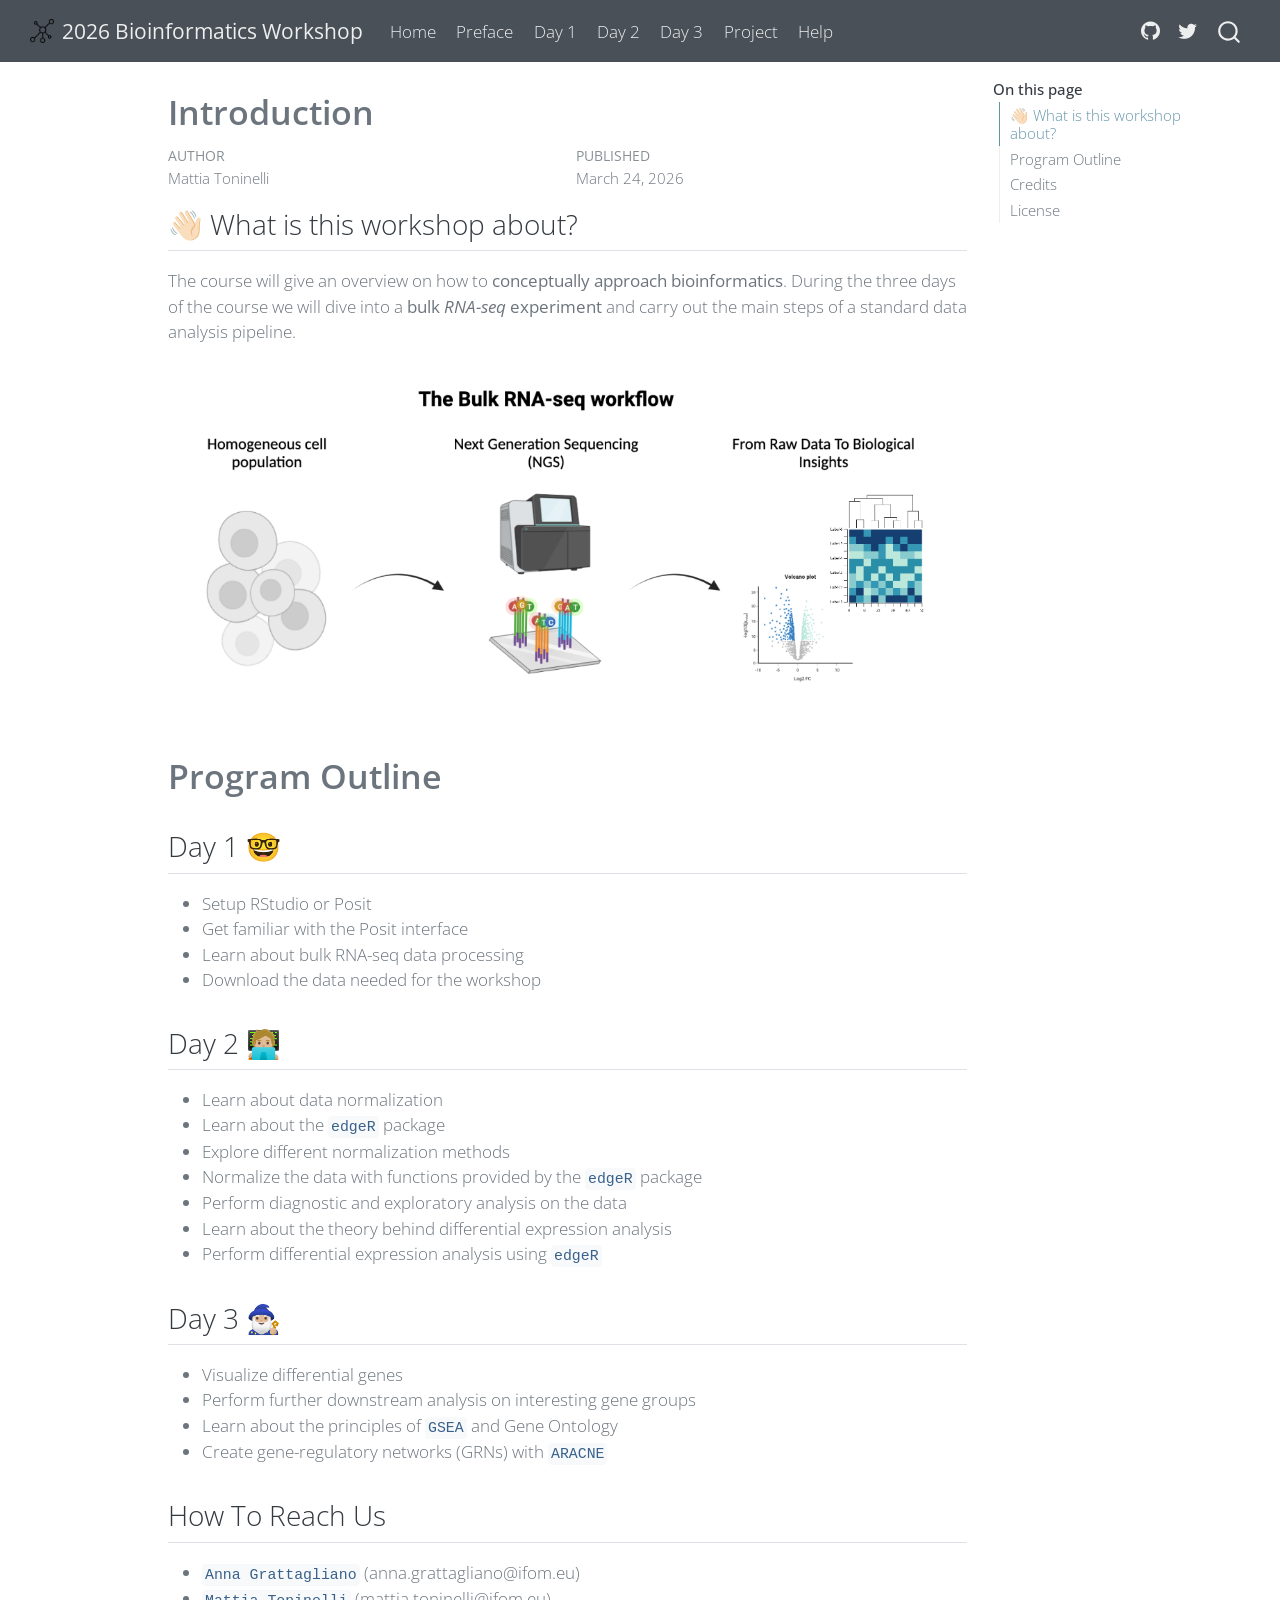
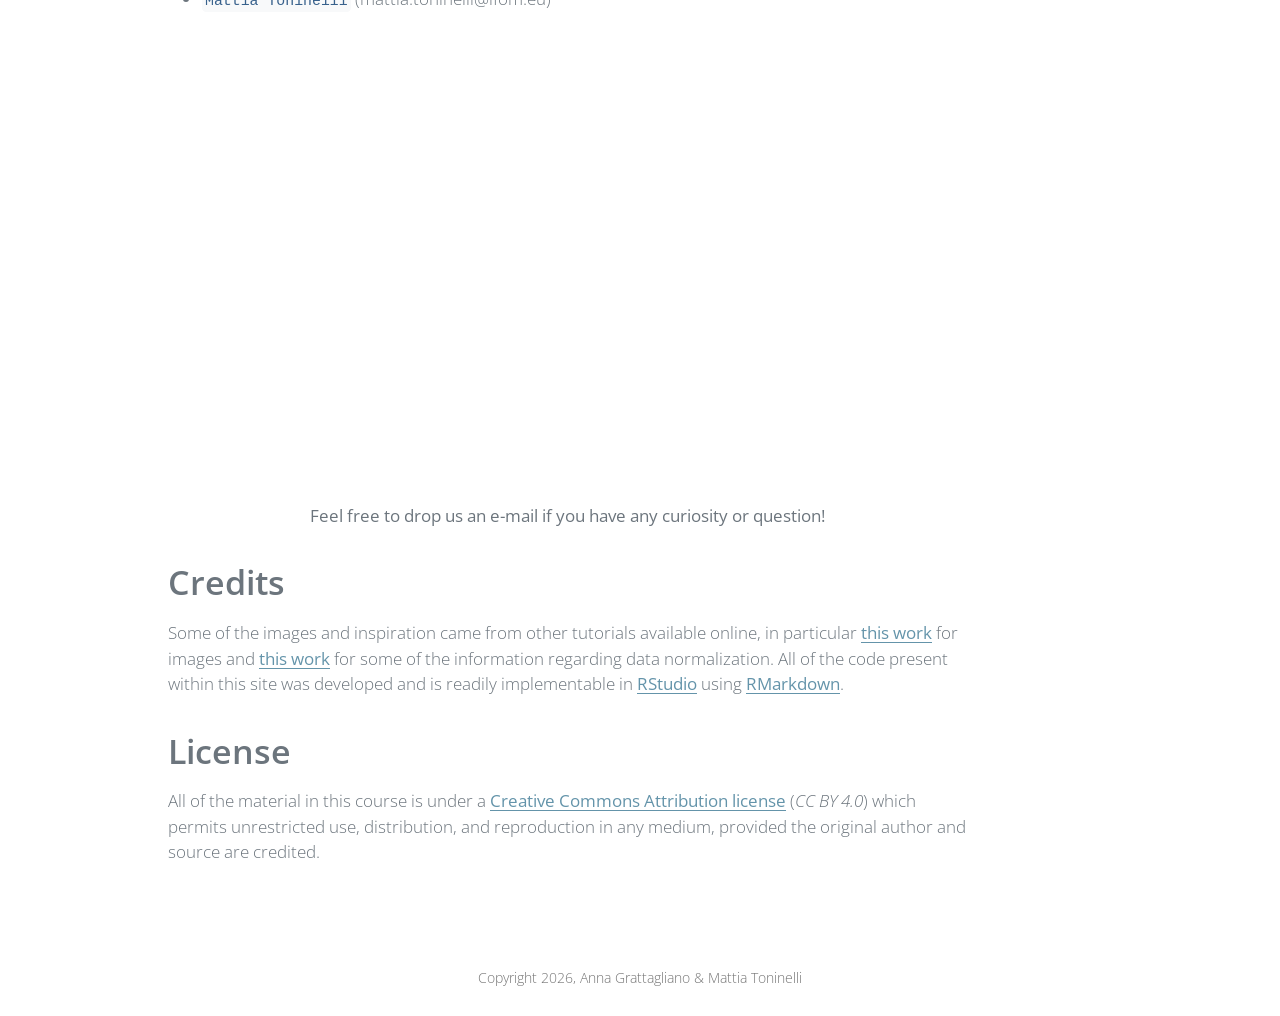
<file: docs/index.html>
<html xmlns="http://www.w3.org/1999/xhtml">    
  <head>      
    <title>Redirect to pages/index.html</title>      
    <meta http-equiv="refresh" content="0;URL='pages/index.html'" />    
  </head>    
  <body> 
  </body>  
</html>
</file>
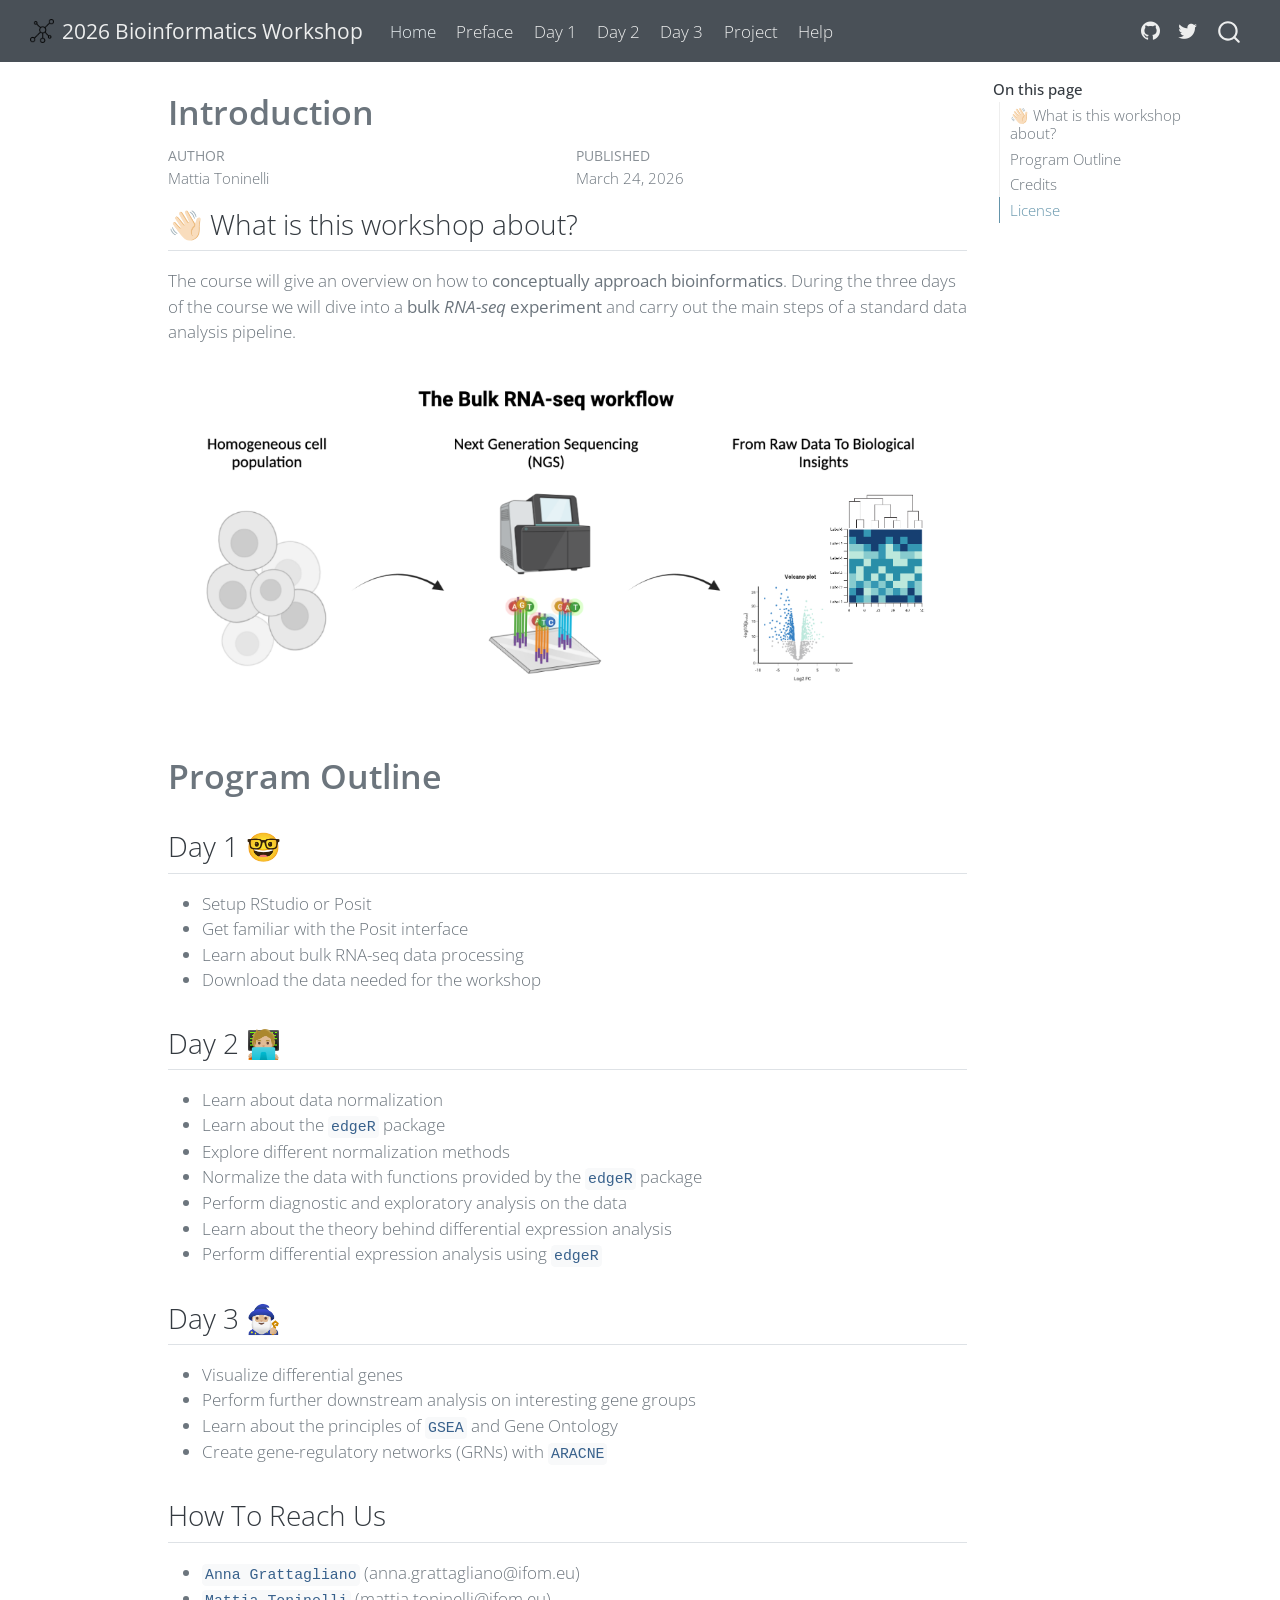
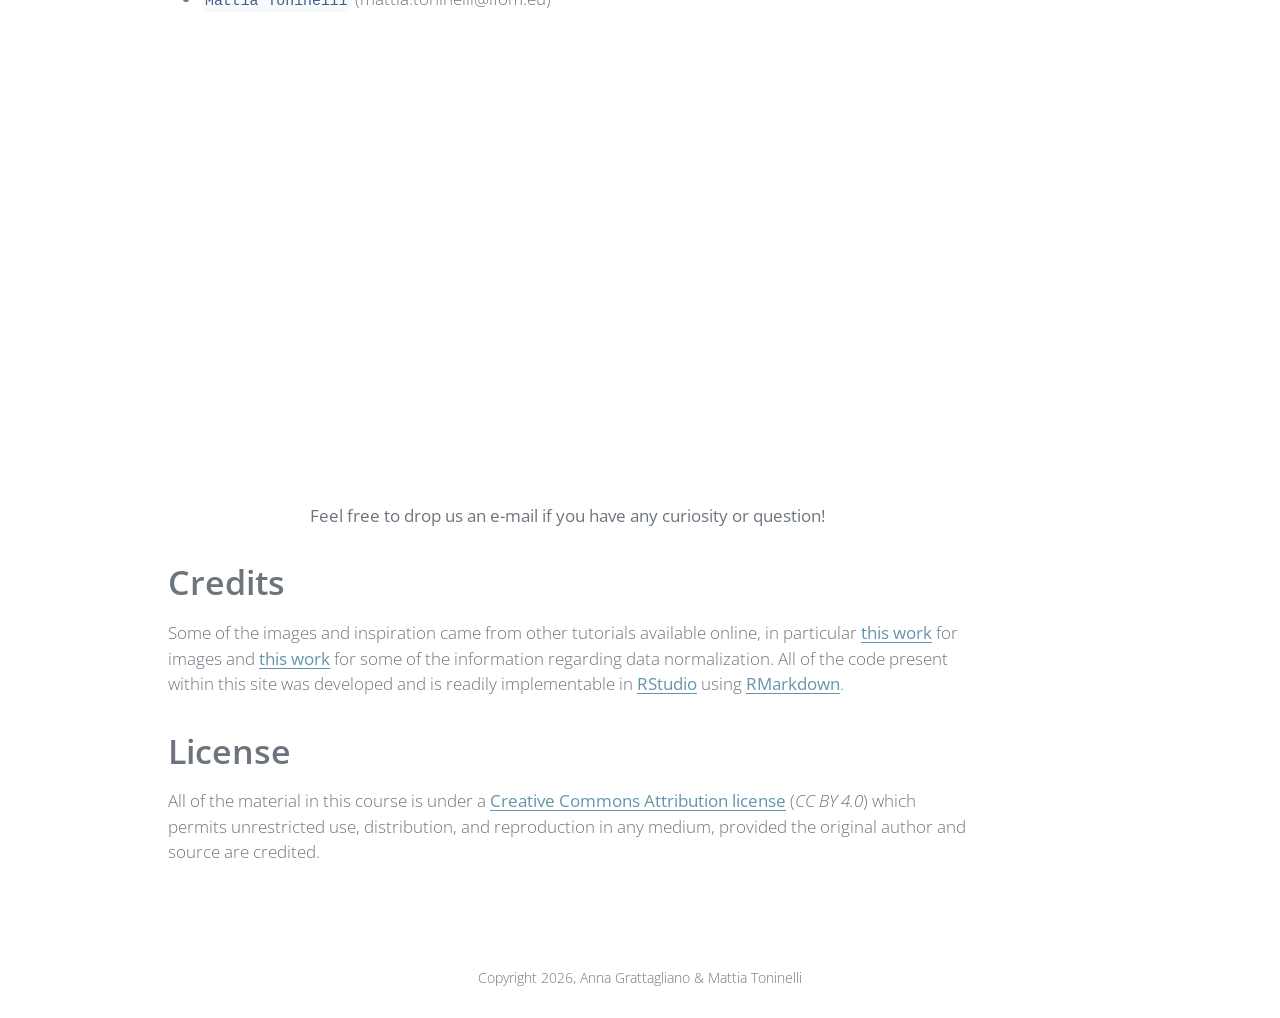
<file: docs/pages/index.html>
<!DOCTYPE html>
<html xmlns="http://www.w3.org/1999/xhtml" lang="en" xml:lang="en"><head>

<meta charset="utf-8">
<meta name="generator" content="quarto-1.9.36">

<meta name="viewport" content="width=device-width, initial-scale=1.0, user-scalable=yes">

<meta name="author" content="Mattia Toninelli">
<meta name="dcterms.date" content="2026-03-24">

<title>Introduction – 2026 Bioinformatics Workshop</title>
<style>
/* Default styles provided by pandoc.
** See https://pandoc.org/MANUAL.html#variables-for-html for config info.
*/
code{white-space: pre-wrap;}
span.smallcaps{font-variant: small-caps;}
div.columns{display: flex; gap: min(4vw, 1.5em);}
div.column{flex: auto; overflow-x: auto;}
div.hanging-indent{margin-left: 1.5em; text-indent: -1.5em;}
ul.task-list{list-style: none;}
ul.task-list li input[type="checkbox"] {
  width: 0.8em;
  margin: 0 0.8em 0.2em -1em; /* quarto-specific, see https://github.com/quarto-dev/quarto-cli/issues/4556 */ 
  vertical-align: middle;
}
</style>


<script src="../site_libs/quarto-nav/quarto-nav.js"></script>
<script src="../site_libs/quarto-nav/headroom.min.js"></script>
<script src="../site_libs/clipboard/clipboard.min.js"></script>
<script src="../site_libs/quarto-search/autocomplete.umd.js"></script>
<script src="../site_libs/quarto-search/fuse.min.js"></script>
<script src="../site_libs/quarto-search/quarto-search.js"></script>
<meta name="quarto:offset" content="../">
<link href=".././pics/net_icon.png" rel="icon" type="image/png">
<script src="../site_libs/quarto-html/quarto.js" type="module"></script>
<script src="../site_libs/quarto-html/tabsets/tabsets.js" type="module"></script>
<script src="../site_libs/quarto-html/popper.min.js"></script>
<script src="../site_libs/quarto-html/tippy.umd.min.js"></script>
<script src="../site_libs/quarto-html/anchor.min.js"></script>
<link href="../site_libs/quarto-html/tippy.css" rel="stylesheet">
<link href="../site_libs/quarto-html/quarto-syntax-highlighting-a06763021a52c43c40a351ac8b799b8f.css" rel="stylesheet" id="quarto-text-highlighting-styles">
<script src="../site_libs/bootstrap/bootstrap.min.js"></script>
<link href="../site_libs/bootstrap/bootstrap-icons.css" rel="stylesheet">
<link href="../site_libs/bootstrap/bootstrap-f250e77264b0236bc6187039b8ea452a.min.css" rel="stylesheet" append-hash="true" id="quarto-bootstrap" data-mode="light">
<script id="quarto-search-options" type="application/json">{
  "location": "navbar",
  "copy-button": false,
  "collapse-after": 3,
  "panel-placement": "end",
  "type": "overlay",
  "limit": 50,
  "keyboard-shortcut": [
    "f",
    "/",
    "s"
  ],
  "show-item-context": false,
  "language": {
    "search-no-results-text": "No results",
    "search-matching-documents-text": "matching documents",
    "search-copy-link-title": "Copy link to search",
    "search-hide-matches-text": "Hide additional matches",
    "search-more-match-text": "more match in this document",
    "search-more-matches-text": "more matches in this document",
    "search-clear-button-title": "Clear",
    "search-text-placeholder": "",
    "search-detached-cancel-button-title": "Cancel",
    "search-submit-button-title": "Submit",
    "search-label": "Search"
  }
}</script>


</head>

<body class="nav-fixed quarto-light">

<div id="quarto-search-results"></div>
  <header id="quarto-header" class="headroom fixed-top">
    <nav class="navbar navbar-expand-lg " data-bs-theme="dark">
      <div class="navbar-container container-fluid">
      <div class="navbar-brand-container mx-auto">
    <a href="../index.html" class="navbar-brand navbar-brand-logo">
    <img src=".././pics/net_icon.png" alt="" class="navbar-logo light-content">
    <img src=".././pics/net_icon.png" alt="" class="navbar-logo dark-content">
    </a>
    <a class="navbar-brand" href="../index.html">
    <span class="navbar-title">2026 Bioinformatics Workshop</span>
    </a>
  </div>
            <div id="quarto-search" class="" title="Search"></div>
          <button class="navbar-toggler" type="button" data-bs-toggle="collapse" data-bs-target="#navbarCollapse" aria-controls="navbarCollapse" role="menu" aria-expanded="false" aria-label="Toggle navigation" onclick="if (window.quartoToggleHeadroom) { window.quartoToggleHeadroom(); }">
  <span class="navbar-toggler-icon"></span>
</button>
          <div class="collapse navbar-collapse" id="navbarCollapse">
            <ul class="navbar-nav navbar-nav-scroll me-auto">
  <li class="nav-item">
    <a class="nav-link active" href="../pages/index.html" aria-current="page"> 
<span class="menu-text">Home</span></a>
  </li>  
  <li class="nav-item">
    <a class="nav-link" href="../pages/preface.html"> 
<span class="menu-text">Preface</span></a>
  </li>  
  <li class="nav-item">
    <a class="nav-link" href="../pages/day1.html"> 
<span class="menu-text">Day 1</span></a>
  </li>  
  <li class="nav-item">
    <a class="nav-link" href="../pages/day2.html"> 
<span class="menu-text">Day 2</span></a>
  </li>  
  <li class="nav-item">
    <a class="nav-link" href="../pages/day3.html"> 
<span class="menu-text">Day 3</span></a>
  </li>  
  <li class="nav-item">
    <a class="nav-link" href="../pages/project.html"> 
<span class="menu-text">Project</span></a>
  </li>  
  <li class="nav-item">
    <a class="nav-link" href="../pages/help.html"> 
<span class="menu-text">Help</span></a>
  </li>  
</ul>
            <ul class="navbar-nav navbar-nav-scroll ms-auto">
  <li class="nav-item compact">
    <a class="nav-link" href="https://github.com/paganilab"> <i class="bi bi-github" role="img">
</i> 
<span class="menu-text"></span></a>
  </li>  
  <li class="nav-item compact">
    <a class="nav-link" href="https://twitter.com/LabPagani"> <i class="bi bi-twitter" role="img">
</i> 
<span class="menu-text"></span></a>
  </li>  
</ul>
          </div> <!-- /navcollapse -->
            <div class="quarto-navbar-tools">
</div>
      </div> <!-- /container-fluid -->
    </nav>
</header>
<!-- content -->
<div id="quarto-content" class="quarto-container page-columns page-rows-contents page-layout-article page-navbar">
<!-- sidebar -->
<!-- margin-sidebar -->
    <div id="quarto-margin-sidebar" class="sidebar margin-sidebar">
        <nav id="TOC" role="doc-toc" class="toc-active">
    <h2 id="toc-title">On this page</h2>
   
  <ul>
  <li><a href="#what-is-this-workshop-about" id="toc-what-is-this-workshop-about" class="nav-link active" data-scroll-target="#what-is-this-workshop-about">👋🏻 What is this workshop about?</a></li>
  <li><a href="#program-outline" id="toc-program-outline" class="nav-link" data-scroll-target="#program-outline">Program Outline</a>
  <ul class="collapse">
  <li><a href="#day-1" id="toc-day-1" class="nav-link" data-scroll-target="#day-1">Day 1 🤓</a></li>
  <li><a href="#day-2" id="toc-day-2" class="nav-link" data-scroll-target="#day-2">Day 2 🧑🏼‍💻</a></li>
  <li><a href="#day-3" id="toc-day-3" class="nav-link" data-scroll-target="#day-3">Day 3 🧙🏼‍♂️</a></li>
  <li><a href="#how-to-reach-us" id="toc-how-to-reach-us" class="nav-link" data-scroll-target="#how-to-reach-us">How To Reach Us</a></li>
  </ul></li>
  <li><a href="#credits" id="toc-credits" class="nav-link" data-scroll-target="#credits">Credits</a></li>
  <li><a href="#license" id="toc-license" class="nav-link" data-scroll-target="#license">License</a></li>
  </ul>
</nav>
    </div>
<!-- main -->
<main class="content" id="quarto-document-content">

<header id="title-block-header" class="quarto-title-block default">
<div class="quarto-title">
<h1 class="title">Introduction</h1>
</div>



<div class="quarto-title-meta">

    <div>
    <div class="quarto-title-meta-heading">Author</div>
    <div class="quarto-title-meta-contents">
             <p>Mattia Toninelli </p>
          </div>
  </div>
    
    <div>
    <div class="quarto-title-meta-heading">Published</div>
    <div class="quarto-title-meta-contents">
      <p class="date">March 24, 2026</p>
    </div>
  </div>
  
    
  </div>
  


</header>


<section id="what-is-this-workshop-about" class="level2">
<h2 class="anchored" data-anchor-id="what-is-this-workshop-about">👋🏻 What is this workshop about?</h2>
<p>The course will give an overview on how to <strong>conceptually approach bioinformatics</strong>. During the three days of the course we will dive into a <strong>bulk <em>RNA-seq</em> experiment</strong> and carry out the main steps of a standard data analysis pipeline.</p>
<center>
<p><img src="../pics/rnaseq_workflow.png" width="800"></p>
</center>
</section>
<section id="program-outline" class="level1">
<h1>Program Outline</h1>
<section id="day-1" class="level2">
<h2 class="anchored" data-anchor-id="day-1">Day 1 🤓</h2>
<ul>
<li>Setup RStudio or Posit</li>
<li>Get familiar with the Posit interface</li>
<li>Learn about bulk RNA-seq data processing</li>
<li>Download the data needed for the workshop</li>
</ul>
</section>
<section id="day-2" class="level2">
<h2 class="anchored" data-anchor-id="day-2">Day 2 🧑🏼‍💻</h2>
<ul>
<li>Learn about data normalization</li>
<li>Learn about the <code>edgeR</code> package</li>
<li>Explore different normalization methods</li>
<li>Normalize the data with functions provided by the <code>edgeR</code> package</li>
<li>Perform diagnostic and exploratory analysis on the data</li>
<li>Learn about the theory behind differential expression analysis</li>
<li>Perform differential expression analysis using <code>edgeR</code></li>
</ul>
</section>
<section id="day-3" class="level2">
<h2 class="anchored" data-anchor-id="day-3">Day 3 🧙🏼‍♂️</h2>
<ul>
<li>Visualize differential genes</li>
<li>Perform further downstream analysis on interesting gene groups</li>
<li>Learn about the principles of <code>GSEA</code> and Gene Ontology</li>
<li>Create gene-regulatory networks (GRNs) with <code>ARACNE</code></li>
</ul>
</section>
<section id="how-to-reach-us" class="level2">
<h2 class="anchored" data-anchor-id="how-to-reach-us">How To Reach Us</h2>
<ul>
<li><code>Anna Grattagliano</code> (anna.grattagliano@ifom.eu)</li>
<li><code>Mattia Toninelli</code> (mattia.toninelli@ifom.eu)</li>
</ul>
<center>
<iframe src="https://www.google.com/maps/embed?pb=!1m18!1m12!1m3!1d2799.3904457401086!2d9.203071399999999!3d45.44178759999999!2m3!1f0!2f0!3f0!3m2!1i1024!2i768!4f13.1!3m3!1m2!1s0x4786c43e4304a3f5%3A0x80ca5dcc8bef68!2sIFOM%20%E2%80%A2%20Istituto%20Fondazione%20di%20Oncologia%20Molecolare%20ETS!5e0!3m2!1sit!2sit!4v1680169870014!5m2!1sit!2sit" width="600" height="450" style="border:0;" allowfullscreen="" loading="lazy" referrerpolicy="no-referrer-when-downgrade">
</iframe>
<p><strong>Feel free to drop us an e-mail if you have any curiosity or question!</strong></p>
</center>
</section>
</section>
<section id="credits" class="level1">
<h1>Credits</h1>
<p>Some of the images and inspiration came from other tutorials available online, in particular <a href="https://nbisweden.github.io/workshop-ngsintro/">this work</a> for images and <a href="https://hbctraining.github.io/DGE_workshop/lessons/02_DGE_count_normalization.html">this work</a> for some of the information regarding data normalization. All of the code present within this site was developed and is readily implementable in <a href="https://posit.co/">RStudio</a> using <a href="https://rmarkdown.rstudio.com/">RMarkdown</a>.</p>
</section>
<section id="license" class="level1">
<h1>License</h1>
<p>All of the material in this course is under a <a href="https://creativecommons.org/licenses/by/4.0/">Creative Commons Attribution license</a> (<em>CC BY 4.0</em>) which permits unrestricted use, distribution, and reproduction in any medium, provided the original author and source are credited.</p>


</section>

</main> <!-- /main -->
<script id="quarto-html-after-body" type="application/javascript">
  window.document.addEventListener("DOMContentLoaded", function (event) {
    const icon = "";
    const anchorJS = new window.AnchorJS();
    anchorJS.options = {
      placement: 'right',
      icon: icon
    };
    anchorJS.add('.anchored');
    const isCodeAnnotation = (el) => {
      for (const clz of el.classList) {
        if (clz.startsWith('code-annotation-')) {                     
          return true;
        }
      }
      return false;
    }
    const onCopySuccess = function(e) {
      // button target
      const button = e.trigger;
      // don't keep focus
      button.blur();
      // flash "checked"
      button.classList.add('code-copy-button-checked');
      var currentTitle = button.getAttribute("title");
      button.setAttribute("title", "Copied!");
      let tooltip;
      if (window.bootstrap) {
        button.setAttribute("data-bs-toggle", "tooltip");
        button.setAttribute("data-bs-placement", "left");
        button.setAttribute("data-bs-title", "Copied!");
        tooltip = new bootstrap.Tooltip(button, 
          { trigger: "manual", 
            customClass: "code-copy-button-tooltip",
            offset: [0, -8]});
        tooltip.show();    
      }
      setTimeout(function() {
        if (tooltip) {
          tooltip.hide();
          button.removeAttribute("data-bs-title");
          button.removeAttribute("data-bs-toggle");
          button.removeAttribute("data-bs-placement");
        }
        button.setAttribute("title", currentTitle);
        button.classList.remove('code-copy-button-checked');
      }, 1000);
      // clear code selection
      e.clearSelection();
    }
    const getTextToCopy = function(trigger) {
      const outerScaffold = trigger.parentElement.cloneNode(true);
      const codeEl = outerScaffold.querySelector('code');
      for (const childEl of codeEl.children) {
        if (isCodeAnnotation(childEl)) {
          childEl.remove();
        }
      }
      return codeEl.innerText;
    }
    const clipboard = new window.ClipboardJS('.code-copy-button:not([data-in-quarto-modal])', {
      text: getTextToCopy
    });
    clipboard.on('success', onCopySuccess);
    if (window.document.getElementById('quarto-embedded-source-code-modal')) {
      const clipboardModal = new window.ClipboardJS('.code-copy-button[data-in-quarto-modal]', {
        text: getTextToCopy,
        container: window.document.getElementById('quarto-embedded-source-code-modal')
      });
      clipboardModal.on('success', onCopySuccess);
    }
      var localhostRegex = new RegExp(/^(?:http|https):\/\/localhost\:?[0-9]*\//);
      var mailtoRegex = new RegExp(/^mailto:/);
        var filterRegex = new RegExp('/' + window.location.host + '/');
      var isInternal = (href) => {
          return filterRegex.test(href) || localhostRegex.test(href) || mailtoRegex.test(href);
      }
      // Inspect non-navigation links and adorn them if external
     var links = window.document.querySelectorAll('a[href]:not(.nav-link):not(.navbar-brand):not(.toc-action):not(.sidebar-link):not(.sidebar-item-toggle):not(.pagination-link):not(.no-external):not([aria-hidden]):not(.dropdown-item):not(.quarto-navigation-tool):not(.about-link)');
      for (var i=0; i<links.length; i++) {
        const link = links[i];
        if (!isInternal(link.href)) {
          // undo the damage that might have been done by quarto-nav.js in the case of
          // links that we want to consider external
          if (link.dataset.originalHref !== undefined) {
            link.href = link.dataset.originalHref;
          }
        }
      }
    function tippyHover(el, contentFn, onTriggerFn, onUntriggerFn) {
      const config = {
        allowHTML: true,
        maxWidth: 500,
        delay: 100,
        arrow: false,
        appendTo: function(el) {
            return el.parentElement;
        },
        interactive: true,
        interactiveBorder: 10,
        theme: 'quarto',
        placement: 'bottom-start',
      };
      if (contentFn) {
        config.content = contentFn;
      }
      if (onTriggerFn) {
        config.onTrigger = onTriggerFn;
      }
      if (onUntriggerFn) {
        config.onUntrigger = onUntriggerFn;
      }
      window.tippy(el, config); 
    }
    const noterefs = window.document.querySelectorAll('a[role="doc-noteref"]');
    for (var i=0; i<noterefs.length; i++) {
      const ref = noterefs[i];
      tippyHover(ref, function() {
        // use id or data attribute instead here
        let href = ref.getAttribute('data-footnote-href') || ref.getAttribute('href');
        try { href = new URL(href).hash; } catch {}
        const id = href.replace(/^#\/?/, "");
        const note = window.document.getElementById(id);
        if (note) {
          return note.innerHTML;
        } else {
          return "";
        }
      });
    }
    const xrefs = window.document.querySelectorAll('a.quarto-xref');
    const processXRef = (id, note) => {
      // Strip column container classes
      const stripColumnClz = (el) => {
        el.classList.remove("page-full", "page-columns");
        if (el.children) {
          for (const child of el.children) {
            stripColumnClz(child);
          }
        }
      }
      stripColumnClz(note)
      if (id === null || id.startsWith('sec-')) {
        // Special case sections, only their first couple elements
        const container = document.createElement("div");
        if (note.children && note.children.length > 2) {
          container.appendChild(note.children[0].cloneNode(true));
          for (let i = 1; i < note.children.length; i++) {
            const child = note.children[i];
            if (child.tagName === "P" && child.innerText === "") {
              continue;
            } else {
              container.appendChild(child.cloneNode(true));
              break;
            }
          }
          if (window.Quarto?.typesetMath) {
            window.Quarto.typesetMath(container);
          }
          return container.innerHTML
        } else {
          if (window.Quarto?.typesetMath) {
            window.Quarto.typesetMath(note);
          }
          return note.innerHTML;
        }
      } else {
        // Remove any anchor links if they are present
        const anchorLink = note.querySelector('a.anchorjs-link');
        if (anchorLink) {
          anchorLink.remove();
        }
        if (window.Quarto?.typesetMath) {
          window.Quarto.typesetMath(note);
        }
        if (note.classList.contains("callout")) {
          return note.outerHTML;
        } else {
          return note.innerHTML;
        }
      }
    }
    for (var i=0; i<xrefs.length; i++) {
      const xref = xrefs[i];
      tippyHover(xref, undefined, function(instance) {
        instance.disable();
        let url = xref.getAttribute('href');
        let hash = undefined; 
        if (url.startsWith('#')) {
          hash = url;
        } else {
          try { hash = new URL(url).hash; } catch {}
        }
        if (hash) {
          const id = hash.replace(/^#\/?/, "");
          const note = window.document.getElementById(id);
          if (note !== null) {
            try {
              const html = processXRef(id, note.cloneNode(true));
              instance.setContent(html);
            } finally {
              instance.enable();
              instance.show();
            }
          } else {
            // See if we can fetch this
            fetch(url.split('#')[0])
            .then(res => res.text())
            .then(html => {
              const parser = new DOMParser();
              const htmlDoc = parser.parseFromString(html, "text/html");
              const note = htmlDoc.getElementById(id);
              if (note !== null) {
                const html = processXRef(id, note);
                instance.setContent(html);
              } 
            }).finally(() => {
              instance.enable();
              instance.show();
            });
          }
        } else {
          // See if we can fetch a full url (with no hash to target)
          // This is a special case and we should probably do some content thinning / targeting
          fetch(url)
          .then(res => res.text())
          .then(html => {
            const parser = new DOMParser();
            const htmlDoc = parser.parseFromString(html, "text/html");
            const note = htmlDoc.querySelector('main.content');
            if (note !== null) {
              // This should only happen for chapter cross references
              // (since there is no id in the URL)
              // remove the first header
              if (note.children.length > 0 && note.children[0].tagName === "HEADER") {
                note.children[0].remove();
              }
              const html = processXRef(null, note);
              instance.setContent(html);
            } 
          }).finally(() => {
            instance.enable();
            instance.show();
          });
        }
      }, function(instance) {
      });
    }
        let selectedAnnoteEl;
        const selectorForAnnotation = ( cell, annotation) => {
          let cellAttr = 'data-code-cell="' + cell + '"';
          let lineAttr = 'data-code-annotation="' +  annotation + '"';
          const selector = 'span[' + cellAttr + '][' + lineAttr + ']';
          return selector;
        }
        const selectCodeLines = (annoteEl) => {
          const doc = window.document;
          const targetCell = annoteEl.getAttribute("data-target-cell");
          const targetAnnotation = annoteEl.getAttribute("data-target-annotation");
          const annoteSpan = window.document.querySelector(selectorForAnnotation(targetCell, targetAnnotation));
          const lines = annoteSpan.getAttribute("data-code-lines").split(",");
          const lineIds = lines.map((line) => {
            return targetCell + "-" + line;
          })
          let top = null;
          let height = null;
          let parent = null;
          if (lineIds.length > 0) {
              //compute the position of the single el (top and bottom and make a div)
              const el = window.document.getElementById(lineIds[0]);
              top = el.offsetTop;
              height = el.offsetHeight;
              parent = el.parentElement.parentElement;
            if (lineIds.length > 1) {
              const lastEl = window.document.getElementById(lineIds[lineIds.length - 1]);
              const bottom = lastEl.offsetTop + lastEl.offsetHeight;
              height = bottom - top;
            }
            if (top !== null && height !== null && parent !== null) {
              // cook up a div (if necessary) and position it 
              let div = window.document.getElementById("code-annotation-line-highlight");
              if (div === null) {
                div = window.document.createElement("div");
                div.setAttribute("id", "code-annotation-line-highlight");
                div.style.position = 'absolute';
                parent.appendChild(div);
              }
              div.style.top = top - 2 + "px";
              div.style.height = height + 4 + "px";
              div.style.left = 0;
              let gutterDiv = window.document.getElementById("code-annotation-line-highlight-gutter");
              if (gutterDiv === null) {
                gutterDiv = window.document.createElement("div");
                gutterDiv.setAttribute("id", "code-annotation-line-highlight-gutter");
                gutterDiv.style.position = 'absolute';
                const codeCell = window.document.getElementById(targetCell);
                const gutter = codeCell.querySelector('.code-annotation-gutter');
                gutter.appendChild(gutterDiv);
              }
              gutterDiv.style.top = top - 2 + "px";
              gutterDiv.style.height = height + 4 + "px";
            }
            selectedAnnoteEl = annoteEl;
          }
        };
        const unselectCodeLines = () => {
          const elementsIds = ["code-annotation-line-highlight", "code-annotation-line-highlight-gutter"];
          elementsIds.forEach((elId) => {
            const div = window.document.getElementById(elId);
            if (div) {
              div.remove();
            }
          });
          selectedAnnoteEl = undefined;
        };
          // Handle positioning of the toggle
      window.addEventListener(
        "resize",
        throttle(() => {
          elRect = undefined;
          if (selectedAnnoteEl) {
            selectCodeLines(selectedAnnoteEl);
          }
        }, 10)
      );
      function throttle(fn, ms) {
      let throttle = false;
      let timer;
        return (...args) => {
          if(!throttle) { // first call gets through
              fn.apply(this, args);
              throttle = true;
          } else { // all the others get throttled
              if(timer) clearTimeout(timer); // cancel #2
              timer = setTimeout(() => {
                fn.apply(this, args);
                timer = throttle = false;
              }, ms);
          }
        };
      }
        // Attach click handler to the DT
        const annoteDls = window.document.querySelectorAll('dt[data-target-cell]');
        for (const annoteDlNode of annoteDls) {
          annoteDlNode.addEventListener('click', (event) => {
            const clickedEl = event.target;
            if (clickedEl !== selectedAnnoteEl) {
              unselectCodeLines();
              const activeEl = window.document.querySelector('dt[data-target-cell].code-annotation-active');
              if (activeEl) {
                activeEl.classList.remove('code-annotation-active');
              }
              selectCodeLines(clickedEl);
              clickedEl.classList.add('code-annotation-active');
            } else {
              // Unselect the line
              unselectCodeLines();
              clickedEl.classList.remove('code-annotation-active');
            }
          });
        }
    const findCites = (el) => {
      const parentEl = el.parentElement;
      if (parentEl) {
        const cites = parentEl.dataset.cites;
        if (cites) {
          return {
            el,
            cites: cites.split(' ')
          };
        } else {
          return findCites(el.parentElement)
        }
      } else {
        return undefined;
      }
    };
    var bibliorefs = window.document.querySelectorAll('a[role="doc-biblioref"]');
    for (var i=0; i<bibliorefs.length; i++) {
      const ref = bibliorefs[i];
      const citeInfo = findCites(ref);
      if (citeInfo) {
        tippyHover(citeInfo.el, function() {
          var popup = window.document.createElement('div');
          citeInfo.cites.forEach(function(cite) {
            var citeDiv = window.document.createElement('div');
            citeDiv.classList.add('hanging-indent');
            citeDiv.classList.add('csl-entry');
            var biblioDiv = window.document.getElementById('ref-' + cite);
            if (biblioDiv) {
              citeDiv.innerHTML = biblioDiv.innerHTML;
            }
            popup.appendChild(citeDiv);
          });
          return popup.innerHTML;
        });
      }
    }
  });
  </script>
</div> <!-- /content -->
<footer class="footer">
  <div class="nav-footer">
    <div class="nav-footer-left">
      &nbsp;
    </div>   
    <div class="nav-footer-center">
<p>Copyright 2026, Anna Grattagliano &amp; Mattia Toninelli</p>
</div>
    <div class="nav-footer-right">
      &nbsp;
    </div>
  </div>
</footer>




</body></html>
</file>
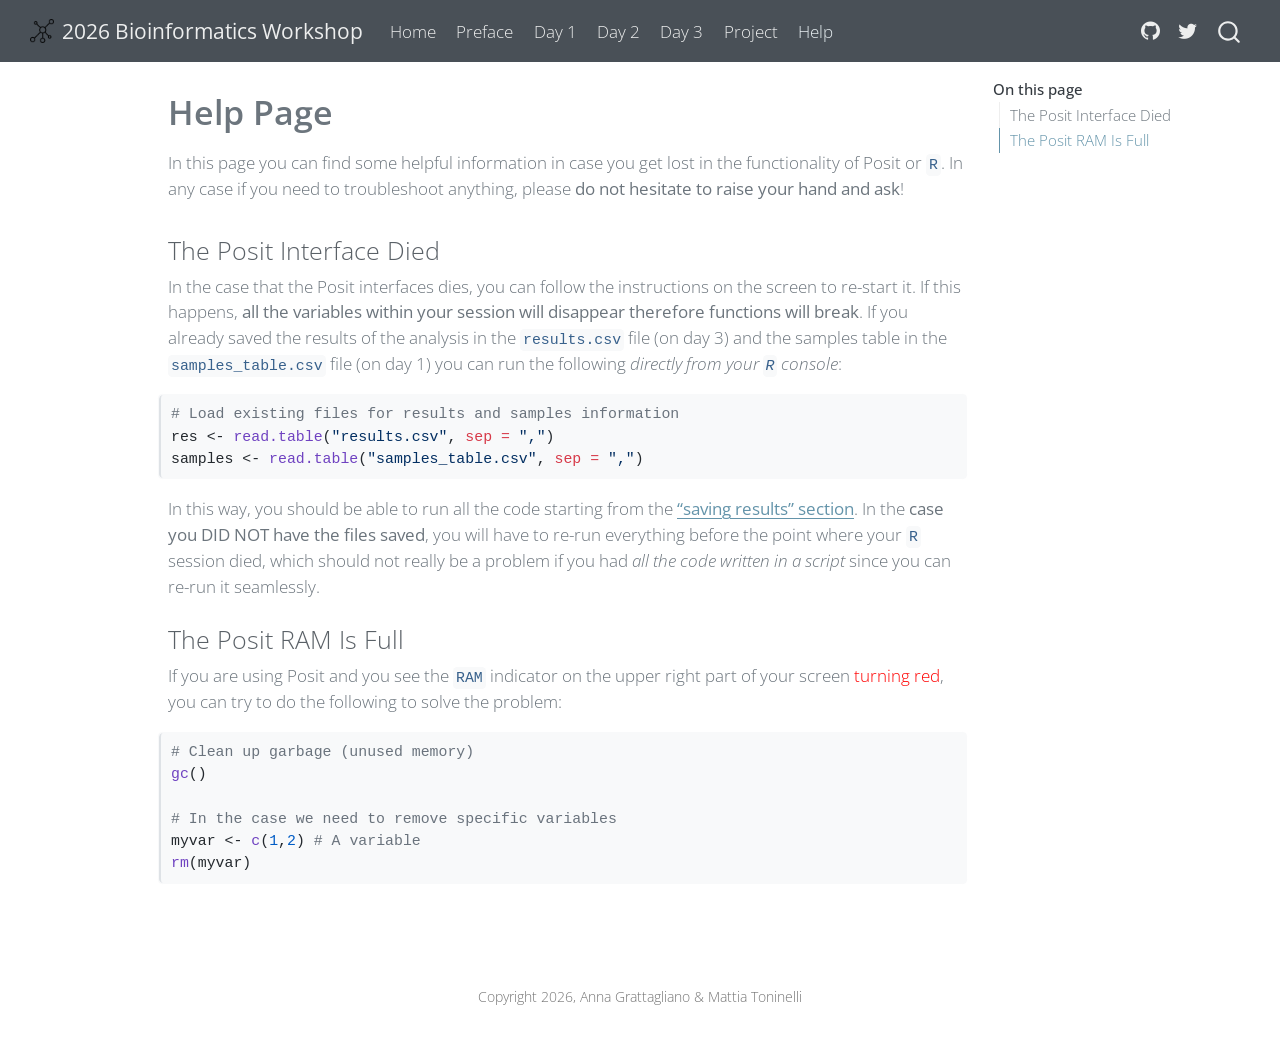
<file: docs/pages/help.html>
<!DOCTYPE html>
<html xmlns="http://www.w3.org/1999/xhtml" lang="en" xml:lang="en"><head>

<meta charset="utf-8">
<meta name="generator" content="quarto-1.9.36">

<meta name="viewport" content="width=device-width, initial-scale=1.0, user-scalable=yes">


<title>Help Page – 2026 Bioinformatics Workshop</title>
<style>
/* Default styles provided by pandoc.
** See https://pandoc.org/MANUAL.html#variables-for-html for config info.
*/
code{white-space: pre-wrap;}
span.smallcaps{font-variant: small-caps;}
div.columns{display: flex; gap: min(4vw, 1.5em);}
div.column{flex: auto; overflow-x: auto;}
div.hanging-indent{margin-left: 1.5em; text-indent: -1.5em;}
ul.task-list{list-style: none;}
ul.task-list li input[type="checkbox"] {
  width: 0.8em;
  margin: 0 0.8em 0.2em -1em; /* quarto-specific, see https://github.com/quarto-dev/quarto-cli/issues/4556 */ 
  vertical-align: middle;
}
/* CSS for syntax highlighting */
html { -webkit-text-size-adjust: 100%; }
pre > code.sourceCode { white-space: pre; position: relative; }
pre > code.sourceCode > span { display: inline-block; line-height: 1.25; }
pre > code.sourceCode > span:empty { height: 1.2em; }
.sourceCode { overflow: visible; }
code.sourceCode > span { color: inherit; text-decoration: inherit; }
div.sourceCode { margin: 1em 0; }
pre.sourceCode { margin: 0; }
@media screen {
div.sourceCode { overflow: auto; }
}
@media print {
pre > code.sourceCode { white-space: pre-wrap; }
pre > code.sourceCode > span { text-indent: -5em; padding-left: 5em; }
}
pre.numberSource code
  { counter-reset: source-line 0; }
pre.numberSource code > span
  { position: relative; left: -4em; counter-increment: source-line; }
pre.numberSource code > span > a:first-child::before
  { content: counter(source-line);
    position: relative; left: -1em; text-align: right; vertical-align: baseline;
    border: none; display: inline-block;
    -webkit-touch-callout: none; -webkit-user-select: none;
    -khtml-user-select: none; -moz-user-select: none;
    -ms-user-select: none; user-select: none;
    padding: 0 4px; width: 4em;
  }
pre.numberSource { margin-left: 3em;  padding-left: 4px; }
div.sourceCode
  {   }
@media screen {
pre > code.sourceCode > span > a:first-child::before { text-decoration: underline; }
}
</style>


<script src="../site_libs/quarto-nav/quarto-nav.js"></script>
<script src="../site_libs/quarto-nav/headroom.min.js"></script>
<script src="../site_libs/clipboard/clipboard.min.js"></script>
<script src="../site_libs/quarto-search/autocomplete.umd.js"></script>
<script src="../site_libs/quarto-search/fuse.min.js"></script>
<script src="../site_libs/quarto-search/quarto-search.js"></script>
<meta name="quarto:offset" content="../">
<link href=".././pics/net_icon.png" rel="icon" type="image/png">
<script src="../site_libs/quarto-html/quarto.js" type="module"></script>
<script src="../site_libs/quarto-html/tabsets/tabsets.js" type="module"></script>
<script src="../site_libs/quarto-html/popper.min.js"></script>
<script src="../site_libs/quarto-html/tippy.umd.min.js"></script>
<script src="../site_libs/quarto-html/anchor.min.js"></script>
<link href="../site_libs/quarto-html/tippy.css" rel="stylesheet">
<link href="../site_libs/quarto-html/quarto-syntax-highlighting-a06763021a52c43c40a351ac8b799b8f.css" rel="stylesheet" id="quarto-text-highlighting-styles">
<script src="../site_libs/bootstrap/bootstrap.min.js"></script>
<link href="../site_libs/bootstrap/bootstrap-icons.css" rel="stylesheet">
<link href="../site_libs/bootstrap/bootstrap-20d5c32ef87b68b8f8983488454adb57.min.css" rel="stylesheet" append-hash="true" id="quarto-bootstrap" data-mode="light">
<script id="quarto-search-options" type="application/json">{
  "location": "navbar",
  "copy-button": false,
  "collapse-after": 3,
  "panel-placement": "end",
  "type": "overlay",
  "limit": 50,
  "keyboard-shortcut": [
    "f",
    "/",
    "s"
  ],
  "show-item-context": false,
  "language": {
    "search-no-results-text": "No results",
    "search-matching-documents-text": "matching documents",
    "search-copy-link-title": "Copy link to search",
    "search-hide-matches-text": "Hide additional matches",
    "search-more-match-text": "more match in this document",
    "search-more-matches-text": "more matches in this document",
    "search-clear-button-title": "Clear",
    "search-text-placeholder": "",
    "search-detached-cancel-button-title": "Cancel",
    "search-submit-button-title": "Submit",
    "search-label": "Search"
  }
}</script>


</head>

<body class="nav-fixed quarto-light">

<div id="quarto-search-results"></div>
  <header id="quarto-header" class="headroom fixed-top">
    <nav class="navbar navbar-expand-lg " data-bs-theme="dark">
      <div class="navbar-container container-fluid">
      <div class="navbar-brand-container mx-auto">
    <a href="../index.html" class="navbar-brand navbar-brand-logo">
    <img src=".././pics/net_icon.png" alt="" class="navbar-logo light-content">
    <img src=".././pics/net_icon.png" alt="" class="navbar-logo dark-content">
    </a>
    <a class="navbar-brand" href="../index.html">
    <span class="navbar-title">2026 Bioinformatics Workshop</span>
    </a>
  </div>
            <div id="quarto-search" class="" title="Search"></div>
          <button class="navbar-toggler" type="button" data-bs-toggle="collapse" data-bs-target="#navbarCollapse" aria-controls="navbarCollapse" role="menu" aria-expanded="false" aria-label="Toggle navigation" onclick="if (window.quartoToggleHeadroom) { window.quartoToggleHeadroom(); }">
  <span class="navbar-toggler-icon"></span>
</button>
          <div class="collapse navbar-collapse" id="navbarCollapse">
            <ul class="navbar-nav navbar-nav-scroll me-auto">
  <li class="nav-item">
    <a class="nav-link" href="../pages/index.html"> 
<span class="menu-text">Home</span></a>
  </li>  
  <li class="nav-item">
    <a class="nav-link" href="../pages/preface.html"> 
<span class="menu-text">Preface</span></a>
  </li>  
  <li class="nav-item">
    <a class="nav-link" href="../pages/day1.html"> 
<span class="menu-text">Day 1</span></a>
  </li>  
  <li class="nav-item">
    <a class="nav-link" href="../pages/day2.html"> 
<span class="menu-text">Day 2</span></a>
  </li>  
  <li class="nav-item">
    <a class="nav-link" href="../pages/day3.html"> 
<span class="menu-text">Day 3</span></a>
  </li>  
  <li class="nav-item">
    <a class="nav-link" href="../pages/project.html"> 
<span class="menu-text">Project</span></a>
  </li>  
  <li class="nav-item">
    <a class="nav-link active" href="../pages/help.html" aria-current="page"> 
<span class="menu-text">Help</span></a>
  </li>  
</ul>
            <ul class="navbar-nav navbar-nav-scroll ms-auto">
  <li class="nav-item compact">
    <a class="nav-link" href="https://github.com/paganilab"> <i class="bi bi-github" role="img">
</i> 
<span class="menu-text"></span></a>
  </li>  
  <li class="nav-item compact">
    <a class="nav-link" href="https://twitter.com/LabPagani"> <i class="bi bi-twitter" role="img">
</i> 
<span class="menu-text"></span></a>
  </li>  
</ul>
          </div> <!-- /navcollapse -->
            <div class="quarto-navbar-tools">
</div>
      </div> <!-- /container-fluid -->
    </nav>
</header>
<!-- content -->
<div id="quarto-content" class="quarto-container page-columns page-rows-contents page-layout-article page-navbar">
<!-- sidebar -->
<!-- margin-sidebar -->
    <div id="quarto-margin-sidebar" class="sidebar margin-sidebar">
        <nav id="TOC" role="doc-toc" class="toc-active">
    <h2 id="toc-title">On this page</h2>
   
  <ul>
  <li><a href="#the-posit-interface-died" id="toc-the-posit-interface-died" class="nav-link active" data-scroll-target="#the-posit-interface-died">The Posit Interface Died</a></li>
  <li><a href="#the-posit-ram-is-full" id="toc-the-posit-ram-is-full" class="nav-link" data-scroll-target="#the-posit-ram-is-full">The Posit RAM Is Full</a></li>
  </ul>
</nav>
    </div>
<!-- main -->
<main class="content" id="quarto-document-content">

<header id="title-block-header" class="quarto-title-block default">
<div class="quarto-title">
<h1 class="title">Help Page</h1>
</div>



<div class="quarto-title-meta">

    
  
    
  </div>
  


</header>


<p>In this page you can find some helpful information in case you get lost in the functionality of Posit or <code>R</code>. In any case if you need to troubleshoot anything, please <strong>do not hesitate to raise your hand and ask</strong>!</p>
<section id="the-posit-interface-died" class="level3">
<h3 class="anchored" data-anchor-id="the-posit-interface-died">The Posit Interface Died</h3>
<p>In the case that the Posit interfaces dies, you can follow the instructions on the screen to re-start it. If this happens, <strong>all the variables within your session will disappear therefore functions will break</strong>. If you already saved the results of the analysis in the <code>results.csv</code> file (on day 3) and the samples table in the <code>samples_table.csv</code> file (on day 1) you can run the following <em>directly from your <code>R</code> console</em>:</p>
<div class="cell" data-layout-align="center">
<div class="code-copy-outer-scaffold"><div class="sourceCode cell-code" id="cb1"><pre class="sourceCode r code-with-copy"><code class="sourceCode r"><span id="cb1-1"><a href="#cb1-1" aria-hidden="true" tabindex="-1"></a><span class="co"># Load existing files for results and samples information</span></span>
<span id="cb1-2"><a href="#cb1-2" aria-hidden="true" tabindex="-1"></a>res <span class="ot">&lt;-</span> <span class="fu">read.table</span>(<span class="st">"results.csv"</span>, <span class="at">sep =</span> <span class="st">","</span>)</span>
<span id="cb1-3"><a href="#cb1-3" aria-hidden="true" tabindex="-1"></a>samples <span class="ot">&lt;-</span> <span class="fu">read.table</span>(<span class="st">"samples_table.csv"</span>, <span class="at">sep =</span> <span class="st">","</span>)</span></code></pre></div><button title="Copy to Clipboard" class="code-copy-button"><i class="bi"></i></button></div>
</div>
<p>In this way, you should be able to run all the code starting from the <a href="../docs/pages/day3.html#Saving Results">“saving results” section</a>. In the <strong>case you DID NOT have the files saved</strong>, you will have to re-run everything before the point where your <code>R</code> session died, which should not really be a problem if you had <em>all the code written in a script</em> since you can re-run it seamlessly.</p>
</section>
<section id="the-posit-ram-is-full" class="level3">
<h3 class="anchored" data-anchor-id="the-posit-ram-is-full">The Posit RAM Is Full</h3>
<p>If you are using Posit and you see the <code>RAM</code> indicator on the upper right part of your screen <span style="color: red;">turning red</span>, you can try to do the following to solve the problem:</p>
<div class="cell" data-layout-align="center">
<div class="code-copy-outer-scaffold"><div class="sourceCode cell-code" id="cb2"><pre class="sourceCode r code-with-copy"><code class="sourceCode r"><span id="cb2-1"><a href="#cb2-1" aria-hidden="true" tabindex="-1"></a><span class="co"># Clean up garbage (unused memory) </span></span>
<span id="cb2-2"><a href="#cb2-2" aria-hidden="true" tabindex="-1"></a><span class="fu">gc</span>()</span>
<span id="cb2-3"><a href="#cb2-3" aria-hidden="true" tabindex="-1"></a></span>
<span id="cb2-4"><a href="#cb2-4" aria-hidden="true" tabindex="-1"></a><span class="co"># In the case we need to remove specific variables</span></span>
<span id="cb2-5"><a href="#cb2-5" aria-hidden="true" tabindex="-1"></a>myvar <span class="ot">&lt;-</span> <span class="fu">c</span>(<span class="dv">1</span>,<span class="dv">2</span>) <span class="co"># A variable</span></span>
<span id="cb2-6"><a href="#cb2-6" aria-hidden="true" tabindex="-1"></a><span class="fu">rm</span>(myvar) </span></code></pre></div><button title="Copy to Clipboard" class="code-copy-button"><i class="bi"></i></button></div>
</div>


</section>

</main> <!-- /main -->
<script id="quarto-html-after-body" type="application/javascript">
  window.document.addEventListener("DOMContentLoaded", function (event) {
    const icon = "";
    const anchorJS = new window.AnchorJS();
    anchorJS.options = {
      placement: 'right',
      icon: icon
    };
    anchorJS.add('.anchored');
    const isCodeAnnotation = (el) => {
      for (const clz of el.classList) {
        if (clz.startsWith('code-annotation-')) {                     
          return true;
        }
      }
      return false;
    }
    const onCopySuccess = function(e) {
      // button target
      const button = e.trigger;
      // don't keep focus
      button.blur();
      // flash "checked"
      button.classList.add('code-copy-button-checked');
      var currentTitle = button.getAttribute("title");
      button.setAttribute("title", "Copied!");
      let tooltip;
      if (window.bootstrap) {
        button.setAttribute("data-bs-toggle", "tooltip");
        button.setAttribute("data-bs-placement", "left");
        button.setAttribute("data-bs-title", "Copied!");
        tooltip = new bootstrap.Tooltip(button, 
          { trigger: "manual", 
            customClass: "code-copy-button-tooltip",
            offset: [0, -8]});
        tooltip.show();    
      }
      setTimeout(function() {
        if (tooltip) {
          tooltip.hide();
          button.removeAttribute("data-bs-title");
          button.removeAttribute("data-bs-toggle");
          button.removeAttribute("data-bs-placement");
        }
        button.setAttribute("title", currentTitle);
        button.classList.remove('code-copy-button-checked');
      }, 1000);
      // clear code selection
      e.clearSelection();
    }
    const getTextToCopy = function(trigger) {
      const outerScaffold = trigger.parentElement.cloneNode(true);
      const codeEl = outerScaffold.querySelector('code');
      for (const childEl of codeEl.children) {
        if (isCodeAnnotation(childEl)) {
          childEl.remove();
        }
      }
      return codeEl.innerText;
    }
    const clipboard = new window.ClipboardJS('.code-copy-button:not([data-in-quarto-modal])', {
      text: getTextToCopy
    });
    clipboard.on('success', onCopySuccess);
    if (window.document.getElementById('quarto-embedded-source-code-modal')) {
      const clipboardModal = new window.ClipboardJS('.code-copy-button[data-in-quarto-modal]', {
        text: getTextToCopy,
        container: window.document.getElementById('quarto-embedded-source-code-modal')
      });
      clipboardModal.on('success', onCopySuccess);
    }
      var localhostRegex = new RegExp(/^(?:http|https):\/\/localhost\:?[0-9]*\//);
      var mailtoRegex = new RegExp(/^mailto:/);
        var filterRegex = new RegExp('/' + window.location.host + '/');
      var isInternal = (href) => {
          return filterRegex.test(href) || localhostRegex.test(href) || mailtoRegex.test(href);
      }
      // Inspect non-navigation links and adorn them if external
     var links = window.document.querySelectorAll('a[href]:not(.nav-link):not(.navbar-brand):not(.toc-action):not(.sidebar-link):not(.sidebar-item-toggle):not(.pagination-link):not(.no-external):not([aria-hidden]):not(.dropdown-item):not(.quarto-navigation-tool):not(.about-link)');
      for (var i=0; i<links.length; i++) {
        const link = links[i];
        if (!isInternal(link.href)) {
          // undo the damage that might have been done by quarto-nav.js in the case of
          // links that we want to consider external
          if (link.dataset.originalHref !== undefined) {
            link.href = link.dataset.originalHref;
          }
        }
      }
    function tippyHover(el, contentFn, onTriggerFn, onUntriggerFn) {
      const config = {
        allowHTML: true,
        maxWidth: 500,
        delay: 100,
        arrow: false,
        appendTo: function(el) {
            return el.parentElement;
        },
        interactive: true,
        interactiveBorder: 10,
        theme: 'quarto',
        placement: 'bottom-start',
      };
      if (contentFn) {
        config.content = contentFn;
      }
      if (onTriggerFn) {
        config.onTrigger = onTriggerFn;
      }
      if (onUntriggerFn) {
        config.onUntrigger = onUntriggerFn;
      }
      window.tippy(el, config); 
    }
    const noterefs = window.document.querySelectorAll('a[role="doc-noteref"]');
    for (var i=0; i<noterefs.length; i++) {
      const ref = noterefs[i];
      tippyHover(ref, function() {
        // use id or data attribute instead here
        let href = ref.getAttribute('data-footnote-href') || ref.getAttribute('href');
        try { href = new URL(href).hash; } catch {}
        const id = href.replace(/^#\/?/, "");
        const note = window.document.getElementById(id);
        if (note) {
          return note.innerHTML;
        } else {
          return "";
        }
      });
    }
    const xrefs = window.document.querySelectorAll('a.quarto-xref');
    const processXRef = (id, note) => {
      // Strip column container classes
      const stripColumnClz = (el) => {
        el.classList.remove("page-full", "page-columns");
        if (el.children) {
          for (const child of el.children) {
            stripColumnClz(child);
          }
        }
      }
      stripColumnClz(note)
      if (id === null || id.startsWith('sec-')) {
        // Special case sections, only their first couple elements
        const container = document.createElement("div");
        if (note.children && note.children.length > 2) {
          container.appendChild(note.children[0].cloneNode(true));
          for (let i = 1; i < note.children.length; i++) {
            const child = note.children[i];
            if (child.tagName === "P" && child.innerText === "") {
              continue;
            } else {
              container.appendChild(child.cloneNode(true));
              break;
            }
          }
          if (window.Quarto?.typesetMath) {
            window.Quarto.typesetMath(container);
          }
          return container.innerHTML
        } else {
          if (window.Quarto?.typesetMath) {
            window.Quarto.typesetMath(note);
          }
          return note.innerHTML;
        }
      } else {
        // Remove any anchor links if they are present
        const anchorLink = note.querySelector('a.anchorjs-link');
        if (anchorLink) {
          anchorLink.remove();
        }
        if (window.Quarto?.typesetMath) {
          window.Quarto.typesetMath(note);
        }
        if (note.classList.contains("callout")) {
          return note.outerHTML;
        } else {
          return note.innerHTML;
        }
      }
    }
    for (var i=0; i<xrefs.length; i++) {
      const xref = xrefs[i];
      tippyHover(xref, undefined, function(instance) {
        instance.disable();
        let url = xref.getAttribute('href');
        let hash = undefined; 
        if (url.startsWith('#')) {
          hash = url;
        } else {
          try { hash = new URL(url).hash; } catch {}
        }
        if (hash) {
          const id = hash.replace(/^#\/?/, "");
          const note = window.document.getElementById(id);
          if (note !== null) {
            try {
              const html = processXRef(id, note.cloneNode(true));
              instance.setContent(html);
            } finally {
              instance.enable();
              instance.show();
            }
          } else {
            // See if we can fetch this
            fetch(url.split('#')[0])
            .then(res => res.text())
            .then(html => {
              const parser = new DOMParser();
              const htmlDoc = parser.parseFromString(html, "text/html");
              const note = htmlDoc.getElementById(id);
              if (note !== null) {
                const html = processXRef(id, note);
                instance.setContent(html);
              } 
            }).finally(() => {
              instance.enable();
              instance.show();
            });
          }
        } else {
          // See if we can fetch a full url (with no hash to target)
          // This is a special case and we should probably do some content thinning / targeting
          fetch(url)
          .then(res => res.text())
          .then(html => {
            const parser = new DOMParser();
            const htmlDoc = parser.parseFromString(html, "text/html");
            const note = htmlDoc.querySelector('main.content');
            if (note !== null) {
              // This should only happen for chapter cross references
              // (since there is no id in the URL)
              // remove the first header
              if (note.children.length > 0 && note.children[0].tagName === "HEADER") {
                note.children[0].remove();
              }
              const html = processXRef(null, note);
              instance.setContent(html);
            } 
          }).finally(() => {
            instance.enable();
            instance.show();
          });
        }
      }, function(instance) {
      });
    }
        let selectedAnnoteEl;
        const selectorForAnnotation = ( cell, annotation) => {
          let cellAttr = 'data-code-cell="' + cell + '"';
          let lineAttr = 'data-code-annotation="' +  annotation + '"';
          const selector = 'span[' + cellAttr + '][' + lineAttr + ']';
          return selector;
        }
        const selectCodeLines = (annoteEl) => {
          const doc = window.document;
          const targetCell = annoteEl.getAttribute("data-target-cell");
          const targetAnnotation = annoteEl.getAttribute("data-target-annotation");
          const annoteSpan = window.document.querySelector(selectorForAnnotation(targetCell, targetAnnotation));
          const lines = annoteSpan.getAttribute("data-code-lines").split(",");
          const lineIds = lines.map((line) => {
            return targetCell + "-" + line;
          })
          let top = null;
          let height = null;
          let parent = null;
          if (lineIds.length > 0) {
              //compute the position of the single el (top and bottom and make a div)
              const el = window.document.getElementById(lineIds[0]);
              top = el.offsetTop;
              height = el.offsetHeight;
              parent = el.parentElement.parentElement;
            if (lineIds.length > 1) {
              const lastEl = window.document.getElementById(lineIds[lineIds.length - 1]);
              const bottom = lastEl.offsetTop + lastEl.offsetHeight;
              height = bottom - top;
            }
            if (top !== null && height !== null && parent !== null) {
              // cook up a div (if necessary) and position it 
              let div = window.document.getElementById("code-annotation-line-highlight");
              if (div === null) {
                div = window.document.createElement("div");
                div.setAttribute("id", "code-annotation-line-highlight");
                div.style.position = 'absolute';
                parent.appendChild(div);
              }
              div.style.top = top - 2 + "px";
              div.style.height = height + 4 + "px";
              div.style.left = 0;
              let gutterDiv = window.document.getElementById("code-annotation-line-highlight-gutter");
              if (gutterDiv === null) {
                gutterDiv = window.document.createElement("div");
                gutterDiv.setAttribute("id", "code-annotation-line-highlight-gutter");
                gutterDiv.style.position = 'absolute';
                const codeCell = window.document.getElementById(targetCell);
                const gutter = codeCell.querySelector('.code-annotation-gutter');
                gutter.appendChild(gutterDiv);
              }
              gutterDiv.style.top = top - 2 + "px";
              gutterDiv.style.height = height + 4 + "px";
            }
            selectedAnnoteEl = annoteEl;
          }
        };
        const unselectCodeLines = () => {
          const elementsIds = ["code-annotation-line-highlight", "code-annotation-line-highlight-gutter"];
          elementsIds.forEach((elId) => {
            const div = window.document.getElementById(elId);
            if (div) {
              div.remove();
            }
          });
          selectedAnnoteEl = undefined;
        };
          // Handle positioning of the toggle
      window.addEventListener(
        "resize",
        throttle(() => {
          elRect = undefined;
          if (selectedAnnoteEl) {
            selectCodeLines(selectedAnnoteEl);
          }
        }, 10)
      );
      function throttle(fn, ms) {
      let throttle = false;
      let timer;
        return (...args) => {
          if(!throttle) { // first call gets through
              fn.apply(this, args);
              throttle = true;
          } else { // all the others get throttled
              if(timer) clearTimeout(timer); // cancel #2
              timer = setTimeout(() => {
                fn.apply(this, args);
                timer = throttle = false;
              }, ms);
          }
        };
      }
        // Attach click handler to the DT
        const annoteDls = window.document.querySelectorAll('dt[data-target-cell]');
        for (const annoteDlNode of annoteDls) {
          annoteDlNode.addEventListener('click', (event) => {
            const clickedEl = event.target;
            if (clickedEl !== selectedAnnoteEl) {
              unselectCodeLines();
              const activeEl = window.document.querySelector('dt[data-target-cell].code-annotation-active');
              if (activeEl) {
                activeEl.classList.remove('code-annotation-active');
              }
              selectCodeLines(clickedEl);
              clickedEl.classList.add('code-annotation-active');
            } else {
              // Unselect the line
              unselectCodeLines();
              clickedEl.classList.remove('code-annotation-active');
            }
          });
        }
    const findCites = (el) => {
      const parentEl = el.parentElement;
      if (parentEl) {
        const cites = parentEl.dataset.cites;
        if (cites) {
          return {
            el,
            cites: cites.split(' ')
          };
        } else {
          return findCites(el.parentElement)
        }
      } else {
        return undefined;
      }
    };
    var bibliorefs = window.document.querySelectorAll('a[role="doc-biblioref"]');
    for (var i=0; i<bibliorefs.length; i++) {
      const ref = bibliorefs[i];
      const citeInfo = findCites(ref);
      if (citeInfo) {
        tippyHover(citeInfo.el, function() {
          var popup = window.document.createElement('div');
          citeInfo.cites.forEach(function(cite) {
            var citeDiv = window.document.createElement('div');
            citeDiv.classList.add('hanging-indent');
            citeDiv.classList.add('csl-entry');
            var biblioDiv = window.document.getElementById('ref-' + cite);
            if (biblioDiv) {
              citeDiv.innerHTML = biblioDiv.innerHTML;
            }
            popup.appendChild(citeDiv);
          });
          return popup.innerHTML;
        });
      }
    }
  });
  </script>
</div> <!-- /content -->
<footer class="footer">
  <div class="nav-footer">
    <div class="nav-footer-left">
      &nbsp;
    </div>   
    <div class="nav-footer-center">
<p>Copyright 2026, Anna Grattagliano &amp; Mattia Toninelli</p>
</div>
    <div class="nav-footer-right">
      &nbsp;
    </div>
  </div>
</footer>




</body></html>
</file>
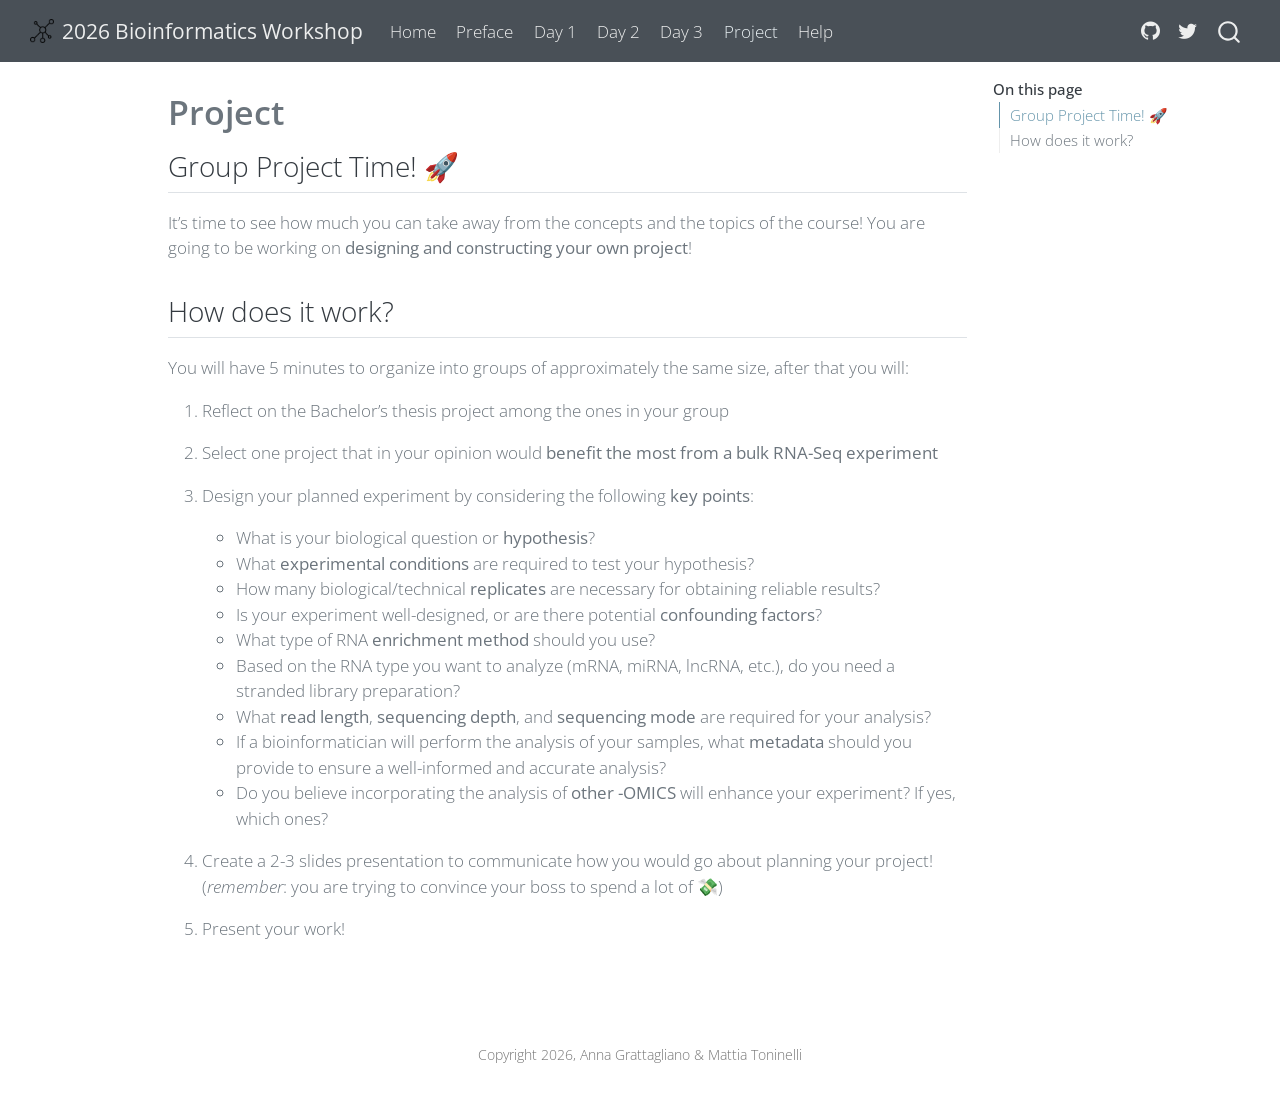
<file: docs/pages/project.html>
<!DOCTYPE html>
<html xmlns="http://www.w3.org/1999/xhtml" lang="en" xml:lang="en"><head>

<meta charset="utf-8">
<meta name="generator" content="quarto-1.9.36">

<meta name="viewport" content="width=device-width, initial-scale=1.0, user-scalable=yes">


<title>Project – 2026 Bioinformatics Workshop</title>
<style>
/* Default styles provided by pandoc.
** See https://pandoc.org/MANUAL.html#variables-for-html for config info.
*/
code{white-space: pre-wrap;}
span.smallcaps{font-variant: small-caps;}
div.columns{display: flex; gap: min(4vw, 1.5em);}
div.column{flex: auto; overflow-x: auto;}
div.hanging-indent{margin-left: 1.5em; text-indent: -1.5em;}
ul.task-list{list-style: none;}
ul.task-list li input[type="checkbox"] {
  width: 0.8em;
  margin: 0 0.8em 0.2em -1em; /* quarto-specific, see https://github.com/quarto-dev/quarto-cli/issues/4556 */ 
  vertical-align: middle;
}
</style>


<script src="../site_libs/quarto-nav/quarto-nav.js"></script>
<script src="../site_libs/quarto-nav/headroom.min.js"></script>
<script src="../site_libs/clipboard/clipboard.min.js"></script>
<script src="../site_libs/quarto-search/autocomplete.umd.js"></script>
<script src="../site_libs/quarto-search/fuse.min.js"></script>
<script src="../site_libs/quarto-search/quarto-search.js"></script>
<meta name="quarto:offset" content="../">
<link href=".././pics/net_icon.png" rel="icon" type="image/png">
<script src="../site_libs/quarto-html/quarto.js" type="module"></script>
<script src="../site_libs/quarto-html/tabsets/tabsets.js" type="module"></script>
<script src="../site_libs/quarto-html/popper.min.js"></script>
<script src="../site_libs/quarto-html/tippy.umd.min.js"></script>
<script src="../site_libs/quarto-html/anchor.min.js"></script>
<link href="../site_libs/quarto-html/tippy.css" rel="stylesheet">
<link href="../site_libs/quarto-html/quarto-syntax-highlighting-a06763021a52c43c40a351ac8b799b8f.css" rel="stylesheet" id="quarto-text-highlighting-styles">
<script src="../site_libs/bootstrap/bootstrap.min.js"></script>
<link href="../site_libs/bootstrap/bootstrap-icons.css" rel="stylesheet">
<link href="../site_libs/bootstrap/bootstrap-20d5c32ef87b68b8f8983488454adb57.min.css" rel="stylesheet" append-hash="true" id="quarto-bootstrap" data-mode="light">
<script id="quarto-search-options" type="application/json">{
  "location": "navbar",
  "copy-button": false,
  "collapse-after": 3,
  "panel-placement": "end",
  "type": "overlay",
  "limit": 50,
  "keyboard-shortcut": [
    "f",
    "/",
    "s"
  ],
  "show-item-context": false,
  "language": {
    "search-no-results-text": "No results",
    "search-matching-documents-text": "matching documents",
    "search-copy-link-title": "Copy link to search",
    "search-hide-matches-text": "Hide additional matches",
    "search-more-match-text": "more match in this document",
    "search-more-matches-text": "more matches in this document",
    "search-clear-button-title": "Clear",
    "search-text-placeholder": "",
    "search-detached-cancel-button-title": "Cancel",
    "search-submit-button-title": "Submit",
    "search-label": "Search"
  }
}</script>


</head>

<body class="nav-fixed quarto-light">

<div id="quarto-search-results"></div>
  <header id="quarto-header" class="headroom fixed-top">
    <nav class="navbar navbar-expand-lg " data-bs-theme="dark">
      <div class="navbar-container container-fluid">
      <div class="navbar-brand-container mx-auto">
    <a href="../index.html" class="navbar-brand navbar-brand-logo">
    <img src=".././pics/net_icon.png" alt="" class="navbar-logo light-content">
    <img src=".././pics/net_icon.png" alt="" class="navbar-logo dark-content">
    </a>
    <a class="navbar-brand" href="../index.html">
    <span class="navbar-title">2026 Bioinformatics Workshop</span>
    </a>
  </div>
            <div id="quarto-search" class="" title="Search"></div>
          <button class="navbar-toggler" type="button" data-bs-toggle="collapse" data-bs-target="#navbarCollapse" aria-controls="navbarCollapse" role="menu" aria-expanded="false" aria-label="Toggle navigation" onclick="if (window.quartoToggleHeadroom) { window.quartoToggleHeadroom(); }">
  <span class="navbar-toggler-icon"></span>
</button>
          <div class="collapse navbar-collapse" id="navbarCollapse">
            <ul class="navbar-nav navbar-nav-scroll me-auto">
  <li class="nav-item">
    <a class="nav-link" href="../pages/index.html"> 
<span class="menu-text">Home</span></a>
  </li>  
  <li class="nav-item">
    <a class="nav-link" href="../pages/preface.html"> 
<span class="menu-text">Preface</span></a>
  </li>  
  <li class="nav-item">
    <a class="nav-link" href="../pages/day1.html"> 
<span class="menu-text">Day 1</span></a>
  </li>  
  <li class="nav-item">
    <a class="nav-link" href="../pages/day2.html"> 
<span class="menu-text">Day 2</span></a>
  </li>  
  <li class="nav-item">
    <a class="nav-link" href="../pages/day3.html"> 
<span class="menu-text">Day 3</span></a>
  </li>  
  <li class="nav-item">
    <a class="nav-link active" href="../pages/project.html" aria-current="page"> 
<span class="menu-text">Project</span></a>
  </li>  
  <li class="nav-item">
    <a class="nav-link" href="../pages/help.html"> 
<span class="menu-text">Help</span></a>
  </li>  
</ul>
            <ul class="navbar-nav navbar-nav-scroll ms-auto">
  <li class="nav-item compact">
    <a class="nav-link" href="https://github.com/paganilab"> <i class="bi bi-github" role="img">
</i> 
<span class="menu-text"></span></a>
  </li>  
  <li class="nav-item compact">
    <a class="nav-link" href="https://twitter.com/LabPagani"> <i class="bi bi-twitter" role="img">
</i> 
<span class="menu-text"></span></a>
  </li>  
</ul>
          </div> <!-- /navcollapse -->
            <div class="quarto-navbar-tools">
</div>
      </div> <!-- /container-fluid -->
    </nav>
</header>
<!-- content -->
<div id="quarto-content" class="quarto-container page-columns page-rows-contents page-layout-article page-navbar">
<!-- sidebar -->
<!-- margin-sidebar -->
    <div id="quarto-margin-sidebar" class="sidebar margin-sidebar">
        <nav id="TOC" role="doc-toc" class="toc-active">
    <h2 id="toc-title">On this page</h2>
   
  <ul>
  <li><a href="#group-project-time" id="toc-group-project-time" class="nav-link active" data-scroll-target="#group-project-time">Group Project Time! 🚀</a></li>
  <li><a href="#how-does-it-work" id="toc-how-does-it-work" class="nav-link" data-scroll-target="#how-does-it-work">How does it work?</a></li>
  </ul>
</nav>
    </div>
<!-- main -->
<main class="content" id="quarto-document-content">

<header id="title-block-header" class="quarto-title-block default">
<div class="quarto-title">
<h1 class="title">Project</h1>
</div>



<div class="quarto-title-meta">

    
  
    
  </div>
  


</header>


<section id="group-project-time" class="level2">
<h2 class="anchored" data-anchor-id="group-project-time">Group Project Time! 🚀</h2>
<p>It’s time to see how much you can take away from the concepts and the topics of the course! You are going to be working on <strong>designing and constructing your own project</strong>!</p>
</section>
<section id="how-does-it-work" class="level2">
<h2 class="anchored" data-anchor-id="how-does-it-work">How does it work?</h2>
<p>You will have 5 minutes to organize into groups of approximately the same size, after that you will:</p>
<ol type="1">
<li><p>Reflect on the Bachelor’s thesis project among the ones in your group</p></li>
<li><p>Select one project that in your opinion would <strong>benefit the most from a bulk RNA-Seq experiment</strong></p></li>
<li><p>Design your planned experiment by considering the following <strong>key points</strong>:</p>
<ul>
<li>What is your biological question or <strong>hypothesis</strong>?</li>
<li>What <strong>experimental conditions</strong> are required to test your hypothesis?</li>
<li>How many biological/technical <strong>replicates</strong> are necessary for obtaining reliable results?</li>
<li>Is your experiment well-designed, or are there potential <strong>confounding factors</strong>?</li>
<li>What type of RNA <strong>enrichment method</strong> should you use?</li>
<li>Based on the RNA type you want to analyze (mRNA, miRNA, lncRNA, etc.), do you need a stranded library preparation?</li>
<li>What <strong>read length</strong>, <strong>sequencing depth</strong>, and <strong>sequencing mode</strong> are required for your analysis?</li>
<li>If a bioinformatician will perform the analysis of your samples, what <strong>metadata</strong> should you provide to ensure a well-informed and accurate analysis?</li>
<li>Do you believe incorporating the analysis of <strong>other -OMICS</strong> will enhance your experiment? If yes, which ones?</li>
</ul></li>
<li><p>Create a 2-3 slides presentation to communicate how you would go about planning your project! (<em>remember</em>: you are trying to convince your boss to spend a lot of 💸)</p></li>
<li><p>Present your work!</p></li>
</ol>


</section>

</main> <!-- /main -->
<script id="quarto-html-after-body" type="application/javascript">
  window.document.addEventListener("DOMContentLoaded", function (event) {
    const icon = "";
    const anchorJS = new window.AnchorJS();
    anchorJS.options = {
      placement: 'right',
      icon: icon
    };
    anchorJS.add('.anchored');
    const isCodeAnnotation = (el) => {
      for (const clz of el.classList) {
        if (clz.startsWith('code-annotation-')) {                     
          return true;
        }
      }
      return false;
    }
    const onCopySuccess = function(e) {
      // button target
      const button = e.trigger;
      // don't keep focus
      button.blur();
      // flash "checked"
      button.classList.add('code-copy-button-checked');
      var currentTitle = button.getAttribute("title");
      button.setAttribute("title", "Copied!");
      let tooltip;
      if (window.bootstrap) {
        button.setAttribute("data-bs-toggle", "tooltip");
        button.setAttribute("data-bs-placement", "left");
        button.setAttribute("data-bs-title", "Copied!");
        tooltip = new bootstrap.Tooltip(button, 
          { trigger: "manual", 
            customClass: "code-copy-button-tooltip",
            offset: [0, -8]});
        tooltip.show();    
      }
      setTimeout(function() {
        if (tooltip) {
          tooltip.hide();
          button.removeAttribute("data-bs-title");
          button.removeAttribute("data-bs-toggle");
          button.removeAttribute("data-bs-placement");
        }
        button.setAttribute("title", currentTitle);
        button.classList.remove('code-copy-button-checked');
      }, 1000);
      // clear code selection
      e.clearSelection();
    }
    const getTextToCopy = function(trigger) {
      const outerScaffold = trigger.parentElement.cloneNode(true);
      const codeEl = outerScaffold.querySelector('code');
      for (const childEl of codeEl.children) {
        if (isCodeAnnotation(childEl)) {
          childEl.remove();
        }
      }
      return codeEl.innerText;
    }
    const clipboard = new window.ClipboardJS('.code-copy-button:not([data-in-quarto-modal])', {
      text: getTextToCopy
    });
    clipboard.on('success', onCopySuccess);
    if (window.document.getElementById('quarto-embedded-source-code-modal')) {
      const clipboardModal = new window.ClipboardJS('.code-copy-button[data-in-quarto-modal]', {
        text: getTextToCopy,
        container: window.document.getElementById('quarto-embedded-source-code-modal')
      });
      clipboardModal.on('success', onCopySuccess);
    }
      var localhostRegex = new RegExp(/^(?:http|https):\/\/localhost\:?[0-9]*\//);
      var mailtoRegex = new RegExp(/^mailto:/);
        var filterRegex = new RegExp('/' + window.location.host + '/');
      var isInternal = (href) => {
          return filterRegex.test(href) || localhostRegex.test(href) || mailtoRegex.test(href);
      }
      // Inspect non-navigation links and adorn them if external
     var links = window.document.querySelectorAll('a[href]:not(.nav-link):not(.navbar-brand):not(.toc-action):not(.sidebar-link):not(.sidebar-item-toggle):not(.pagination-link):not(.no-external):not([aria-hidden]):not(.dropdown-item):not(.quarto-navigation-tool):not(.about-link)');
      for (var i=0; i<links.length; i++) {
        const link = links[i];
        if (!isInternal(link.href)) {
          // undo the damage that might have been done by quarto-nav.js in the case of
          // links that we want to consider external
          if (link.dataset.originalHref !== undefined) {
            link.href = link.dataset.originalHref;
          }
        }
      }
    function tippyHover(el, contentFn, onTriggerFn, onUntriggerFn) {
      const config = {
        allowHTML: true,
        maxWidth: 500,
        delay: 100,
        arrow: false,
        appendTo: function(el) {
            return el.parentElement;
        },
        interactive: true,
        interactiveBorder: 10,
        theme: 'quarto',
        placement: 'bottom-start',
      };
      if (contentFn) {
        config.content = contentFn;
      }
      if (onTriggerFn) {
        config.onTrigger = onTriggerFn;
      }
      if (onUntriggerFn) {
        config.onUntrigger = onUntriggerFn;
      }
      window.tippy(el, config); 
    }
    const noterefs = window.document.querySelectorAll('a[role="doc-noteref"]');
    for (var i=0; i<noterefs.length; i++) {
      const ref = noterefs[i];
      tippyHover(ref, function() {
        // use id or data attribute instead here
        let href = ref.getAttribute('data-footnote-href') || ref.getAttribute('href');
        try { href = new URL(href).hash; } catch {}
        const id = href.replace(/^#\/?/, "");
        const note = window.document.getElementById(id);
        if (note) {
          return note.innerHTML;
        } else {
          return "";
        }
      });
    }
    const xrefs = window.document.querySelectorAll('a.quarto-xref');
    const processXRef = (id, note) => {
      // Strip column container classes
      const stripColumnClz = (el) => {
        el.classList.remove("page-full", "page-columns");
        if (el.children) {
          for (const child of el.children) {
            stripColumnClz(child);
          }
        }
      }
      stripColumnClz(note)
      if (id === null || id.startsWith('sec-')) {
        // Special case sections, only their first couple elements
        const container = document.createElement("div");
        if (note.children && note.children.length > 2) {
          container.appendChild(note.children[0].cloneNode(true));
          for (let i = 1; i < note.children.length; i++) {
            const child = note.children[i];
            if (child.tagName === "P" && child.innerText === "") {
              continue;
            } else {
              container.appendChild(child.cloneNode(true));
              break;
            }
          }
          if (window.Quarto?.typesetMath) {
            window.Quarto.typesetMath(container);
          }
          return container.innerHTML
        } else {
          if (window.Quarto?.typesetMath) {
            window.Quarto.typesetMath(note);
          }
          return note.innerHTML;
        }
      } else {
        // Remove any anchor links if they are present
        const anchorLink = note.querySelector('a.anchorjs-link');
        if (anchorLink) {
          anchorLink.remove();
        }
        if (window.Quarto?.typesetMath) {
          window.Quarto.typesetMath(note);
        }
        if (note.classList.contains("callout")) {
          return note.outerHTML;
        } else {
          return note.innerHTML;
        }
      }
    }
    for (var i=0; i<xrefs.length; i++) {
      const xref = xrefs[i];
      tippyHover(xref, undefined, function(instance) {
        instance.disable();
        let url = xref.getAttribute('href');
        let hash = undefined; 
        if (url.startsWith('#')) {
          hash = url;
        } else {
          try { hash = new URL(url).hash; } catch {}
        }
        if (hash) {
          const id = hash.replace(/^#\/?/, "");
          const note = window.document.getElementById(id);
          if (note !== null) {
            try {
              const html = processXRef(id, note.cloneNode(true));
              instance.setContent(html);
            } finally {
              instance.enable();
              instance.show();
            }
          } else {
            // See if we can fetch this
            fetch(url.split('#')[0])
            .then(res => res.text())
            .then(html => {
              const parser = new DOMParser();
              const htmlDoc = parser.parseFromString(html, "text/html");
              const note = htmlDoc.getElementById(id);
              if (note !== null) {
                const html = processXRef(id, note);
                instance.setContent(html);
              } 
            }).finally(() => {
              instance.enable();
              instance.show();
            });
          }
        } else {
          // See if we can fetch a full url (with no hash to target)
          // This is a special case and we should probably do some content thinning / targeting
          fetch(url)
          .then(res => res.text())
          .then(html => {
            const parser = new DOMParser();
            const htmlDoc = parser.parseFromString(html, "text/html");
            const note = htmlDoc.querySelector('main.content');
            if (note !== null) {
              // This should only happen for chapter cross references
              // (since there is no id in the URL)
              // remove the first header
              if (note.children.length > 0 && note.children[0].tagName === "HEADER") {
                note.children[0].remove();
              }
              const html = processXRef(null, note);
              instance.setContent(html);
            } 
          }).finally(() => {
            instance.enable();
            instance.show();
          });
        }
      }, function(instance) {
      });
    }
        let selectedAnnoteEl;
        const selectorForAnnotation = ( cell, annotation) => {
          let cellAttr = 'data-code-cell="' + cell + '"';
          let lineAttr = 'data-code-annotation="' +  annotation + '"';
          const selector = 'span[' + cellAttr + '][' + lineAttr + ']';
          return selector;
        }
        const selectCodeLines = (annoteEl) => {
          const doc = window.document;
          const targetCell = annoteEl.getAttribute("data-target-cell");
          const targetAnnotation = annoteEl.getAttribute("data-target-annotation");
          const annoteSpan = window.document.querySelector(selectorForAnnotation(targetCell, targetAnnotation));
          const lines = annoteSpan.getAttribute("data-code-lines").split(",");
          const lineIds = lines.map((line) => {
            return targetCell + "-" + line;
          })
          let top = null;
          let height = null;
          let parent = null;
          if (lineIds.length > 0) {
              //compute the position of the single el (top and bottom and make a div)
              const el = window.document.getElementById(lineIds[0]);
              top = el.offsetTop;
              height = el.offsetHeight;
              parent = el.parentElement.parentElement;
            if (lineIds.length > 1) {
              const lastEl = window.document.getElementById(lineIds[lineIds.length - 1]);
              const bottom = lastEl.offsetTop + lastEl.offsetHeight;
              height = bottom - top;
            }
            if (top !== null && height !== null && parent !== null) {
              // cook up a div (if necessary) and position it 
              let div = window.document.getElementById("code-annotation-line-highlight");
              if (div === null) {
                div = window.document.createElement("div");
                div.setAttribute("id", "code-annotation-line-highlight");
                div.style.position = 'absolute';
                parent.appendChild(div);
              }
              div.style.top = top - 2 + "px";
              div.style.height = height + 4 + "px";
              div.style.left = 0;
              let gutterDiv = window.document.getElementById("code-annotation-line-highlight-gutter");
              if (gutterDiv === null) {
                gutterDiv = window.document.createElement("div");
                gutterDiv.setAttribute("id", "code-annotation-line-highlight-gutter");
                gutterDiv.style.position = 'absolute';
                const codeCell = window.document.getElementById(targetCell);
                const gutter = codeCell.querySelector('.code-annotation-gutter');
                gutter.appendChild(gutterDiv);
              }
              gutterDiv.style.top = top - 2 + "px";
              gutterDiv.style.height = height + 4 + "px";
            }
            selectedAnnoteEl = annoteEl;
          }
        };
        const unselectCodeLines = () => {
          const elementsIds = ["code-annotation-line-highlight", "code-annotation-line-highlight-gutter"];
          elementsIds.forEach((elId) => {
            const div = window.document.getElementById(elId);
            if (div) {
              div.remove();
            }
          });
          selectedAnnoteEl = undefined;
        };
          // Handle positioning of the toggle
      window.addEventListener(
        "resize",
        throttle(() => {
          elRect = undefined;
          if (selectedAnnoteEl) {
            selectCodeLines(selectedAnnoteEl);
          }
        }, 10)
      );
      function throttle(fn, ms) {
      let throttle = false;
      let timer;
        return (...args) => {
          if(!throttle) { // first call gets through
              fn.apply(this, args);
              throttle = true;
          } else { // all the others get throttled
              if(timer) clearTimeout(timer); // cancel #2
              timer = setTimeout(() => {
                fn.apply(this, args);
                timer = throttle = false;
              }, ms);
          }
        };
      }
        // Attach click handler to the DT
        const annoteDls = window.document.querySelectorAll('dt[data-target-cell]');
        for (const annoteDlNode of annoteDls) {
          annoteDlNode.addEventListener('click', (event) => {
            const clickedEl = event.target;
            if (clickedEl !== selectedAnnoteEl) {
              unselectCodeLines();
              const activeEl = window.document.querySelector('dt[data-target-cell].code-annotation-active');
              if (activeEl) {
                activeEl.classList.remove('code-annotation-active');
              }
              selectCodeLines(clickedEl);
              clickedEl.classList.add('code-annotation-active');
            } else {
              // Unselect the line
              unselectCodeLines();
              clickedEl.classList.remove('code-annotation-active');
            }
          });
        }
    const findCites = (el) => {
      const parentEl = el.parentElement;
      if (parentEl) {
        const cites = parentEl.dataset.cites;
        if (cites) {
          return {
            el,
            cites: cites.split(' ')
          };
        } else {
          return findCites(el.parentElement)
        }
      } else {
        return undefined;
      }
    };
    var bibliorefs = window.document.querySelectorAll('a[role="doc-biblioref"]');
    for (var i=0; i<bibliorefs.length; i++) {
      const ref = bibliorefs[i];
      const citeInfo = findCites(ref);
      if (citeInfo) {
        tippyHover(citeInfo.el, function() {
          var popup = window.document.createElement('div');
          citeInfo.cites.forEach(function(cite) {
            var citeDiv = window.document.createElement('div');
            citeDiv.classList.add('hanging-indent');
            citeDiv.classList.add('csl-entry');
            var biblioDiv = window.document.getElementById('ref-' + cite);
            if (biblioDiv) {
              citeDiv.innerHTML = biblioDiv.innerHTML;
            }
            popup.appendChild(citeDiv);
          });
          return popup.innerHTML;
        });
      }
    }
  });
  </script>
</div> <!-- /content -->
<footer class="footer">
  <div class="nav-footer">
    <div class="nav-footer-left">
      &nbsp;
    </div>   
    <div class="nav-footer-center">
<p>Copyright 2026, Anna Grattagliano &amp; Mattia Toninelli</p>
</div>
    <div class="nav-footer-right">
      &nbsp;
    </div>
  </div>
</footer>




</body></html>
</file>
<file: docs/site_libs/quarto-html/tippy.css>
.tippy-box[data-animation=fade][data-state=hidden]{opacity:0}[data-tippy-root]{max-width:calc(100vw - 10px)}.tippy-box{position:relative;background-color:#333;color:#fff;border-radius:4px;font-size:14px;line-height:1.4;white-space:normal;outline:0;transition-property:transform,visibility,opacity}.tippy-box[data-placement^=top]>.tippy-arrow{bottom:0}.tippy-box[data-placement^=top]>.tippy-arrow:before{bottom:-7px;left:0;border-width:8px 8px 0;border-top-color:initial;transform-origin:center top}.tippy-box[data-placement^=bottom]>.tippy-arrow{top:0}.tippy-box[data-placement^=bottom]>.tippy-arrow:before{top:-7px;left:0;border-width:0 8px 8px;border-bottom-color:initial;transform-origin:center bottom}.tippy-box[data-placement^=left]>.tippy-arrow{right:0}.tippy-box[data-placement^=left]>.tippy-arrow:before{border-width:8px 0 8px 8px;border-left-color:initial;right:-7px;transform-origin:center left}.tippy-box[data-placement^=right]>.tippy-arrow{left:0}.tippy-box[data-placement^=right]>.tippy-arrow:before{left:-7px;border-width:8px 8px 8px 0;border-right-color:initial;transform-origin:center right}.tippy-box[data-inertia][data-state=visible]{transition-timing-function:cubic-bezier(.54,1.5,.38,1.11)}.tippy-arrow{width:16px;height:16px;color:#333}.tippy-arrow:before{content:"";position:absolute;border-color:transparent;border-style:solid}.tippy-content{position:relative;padding:5px 9px;z-index:1}
</file>
<file: docs/site_libs/quarto-html/quarto-syntax-highlighting-a06763021a52c43c40a351ac8b799b8f.css>
/* quarto syntax highlight colors */
:root {
  --quarto-hl-al-color: #ff5555;
  --quarto-hl-an-color: #6a737d;
  --quarto-hl-at-color: #d73a49;
  --quarto-hl-bn-color: #005cc5;
  --quarto-hl-bu-color: #d73a49;
  --quarto-hl-ch-color: #032f62;
  --quarto-hl-co-color: #6a737d;
  --quarto-hl-cv-color: #6a737d;
  --quarto-hl-cn-color: #005cc5;
  --quarto-hl-cf-color: #d73a49;
  --quarto-hl-dt-color: #d73a49;
  --quarto-hl-dv-color: #005cc5;
  --quarto-hl-do-color: #6a737d;
  --quarto-hl-er-color: #ff5555;
  --quarto-hl-ex-color: #d73a49;
  --quarto-hl-fl-color: #005cc5;
  --quarto-hl-fu-color: #6f42c1;
  --quarto-hl-im-color: #032f62;
  --quarto-hl-in-color: #6a737d;
  --quarto-hl-kw-color: #d73a49;
  --quarto-hl-op-color: #24292e;
  --quarto-hl-pp-color: #d73a49;
  --quarto-hl-re-color: #6a737d;
  --quarto-hl-sc-color: #005cc5;
  --quarto-hl-ss-color: #032f62;
  --quarto-hl-st-color: #032f62;
  --quarto-hl-va-color: #e36209;
  --quarto-hl-vs-color: #032f62;
  --quarto-hl-wa-color: #ff5555;
}

/* other quarto variables */
:root {
  --quarto-font-monospace: SFMono-Regular, Menlo, Monaco, Consolas, "Liberation Mono", "Courier New", monospace;
}

/* syntax highlight based on Pandoc's rules */
pre > code.sourceCode > span {
  color: #24292e;
}

code.sourceCode > span {
  color: #24292e;
}

div.sourceCode,
div.sourceCode pre.sourceCode {
  color: #24292e;
}

/* Normal */
code span {
  color: #24292e;
}

/* Alert */
code span.al {
  font-weight: bold;
  color: #ff5555;
}

/* Annotation */
code span.an {
  color: #6a737d;
}

/* Attribute */
code span.at {
  color: #d73a49;
}

/* BaseN */
code span.bn {
  color: #005cc5;
}

/* BuiltIn */
code span.bu {
  color: #d73a49;
}

/* ControlFlow */
code span.cf {
  color: #d73a49;
}

/* Char */
code span.ch {
  color: #032f62;
}

/* Constant */
code span.cn {
  color: #005cc5;
}

/* Comment */
code span.co {
  color: #6a737d;
}

/* CommentVar */
code span.cv {
  color: #6a737d;
}

/* Documentation */
code span.do {
  color: #6a737d;
}

/* DataType */
code span.dt {
  color: #d73a49;
}

/* DecVal */
code span.dv {
  color: #005cc5;
}

/* Error */
code span.er {
  color: #ff5555;
  text-decoration: underline;
}

/* Extension */
code span.ex {
  font-weight: bold;
  color: #d73a49;
}

/* Float */
code span.fl {
  color: #005cc5;
}

/* Function */
code span.fu {
  color: #6f42c1;
}

/* Import */
code span.im {
  color: #032f62;
}

/* Information */
code span.in {
  color: #6a737d;
}

/* Keyword */
code span.kw {
  color: #d73a49;
}

/* Operator */
code span.op {
  color: #24292e;
}

/* Preprocessor */
code span.pp {
  color: #d73a49;
}

/* RegionMarker */
code span.re {
  color: #6a737d;
}

/* SpecialChar */
code span.sc {
  color: #005cc5;
}

/* SpecialString */
code span.ss {
  color: #032f62;
}

/* String */
code span.st {
  color: #032f62;
}

/* Variable */
code span.va {
  color: #e36209;
}

/* VerbatimString */
code span.vs {
  color: #032f62;
}

/* Warning */
code span.wa {
  color: #ff5555;
}

.prevent-inlining {
  content: "</";
}

/*# sourceMappingURL=46e398abf449b319388f84d8d856e60b.css.map */
</file>
